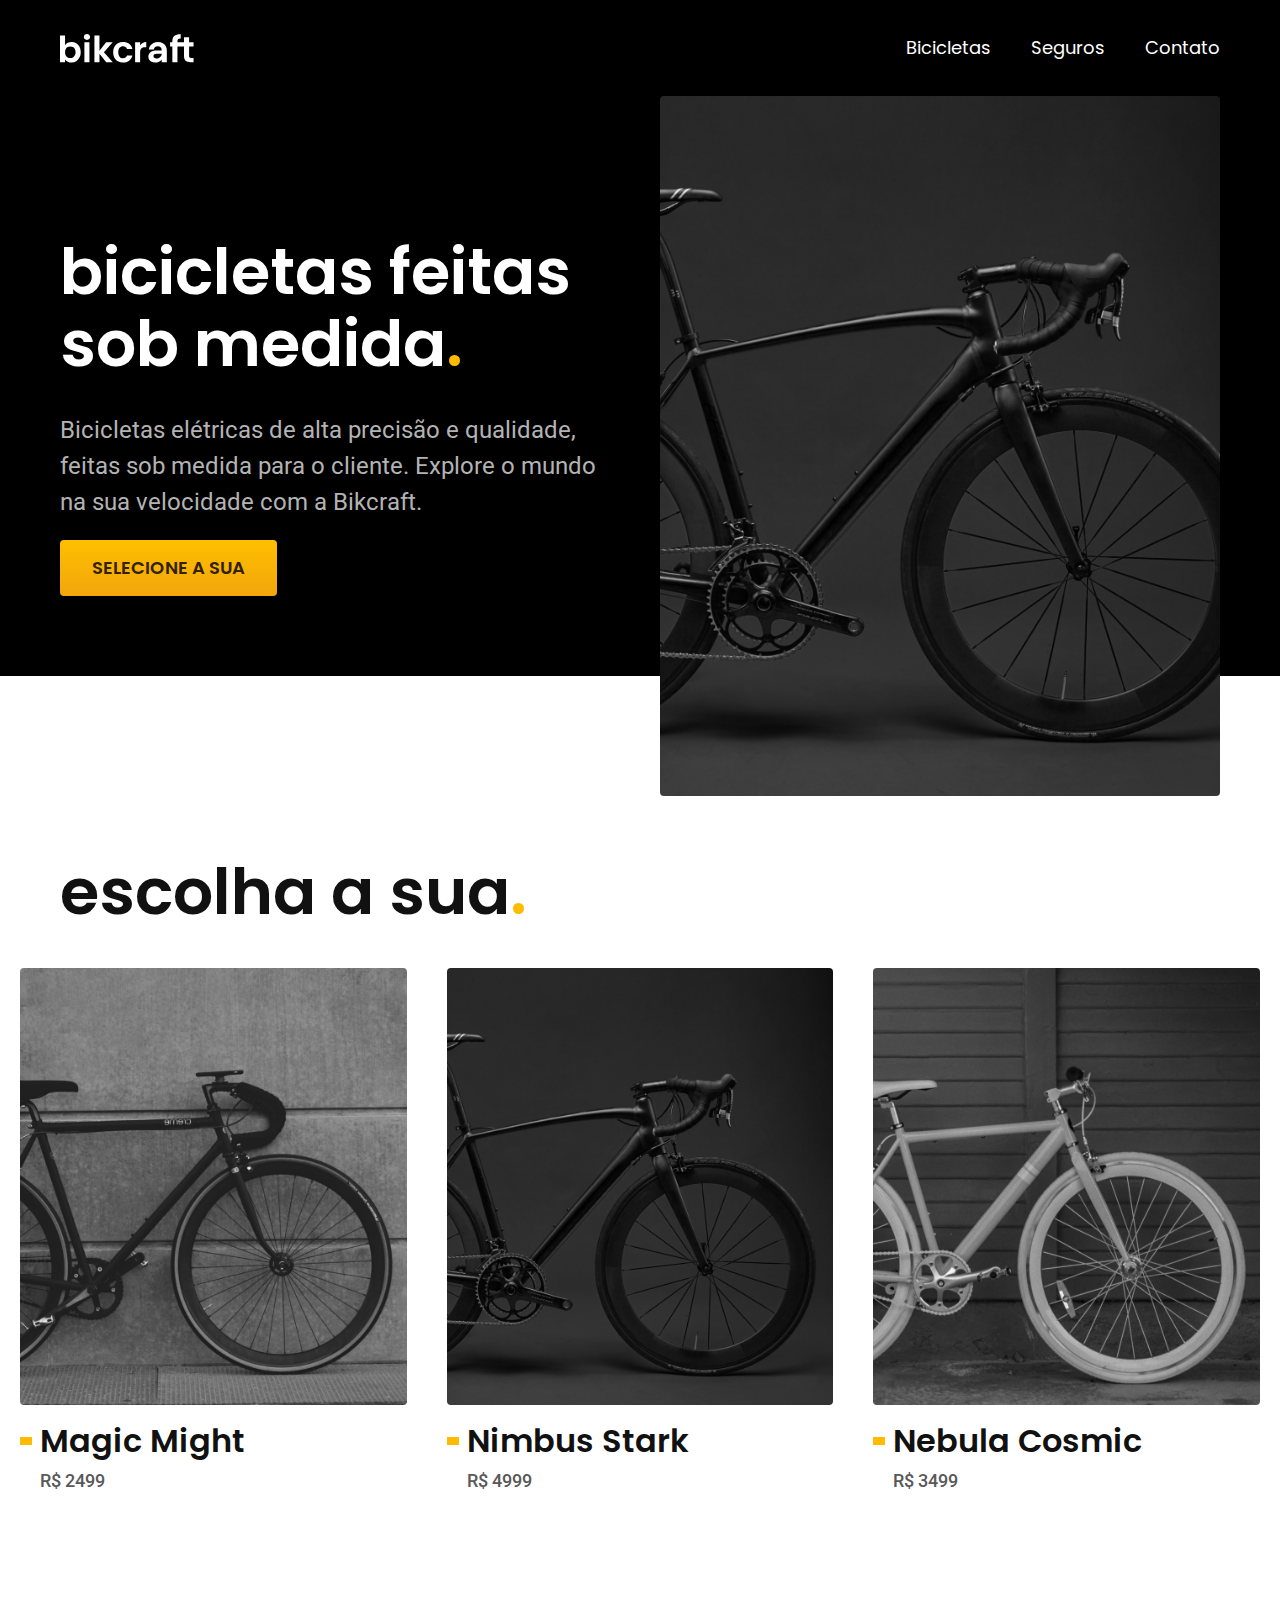
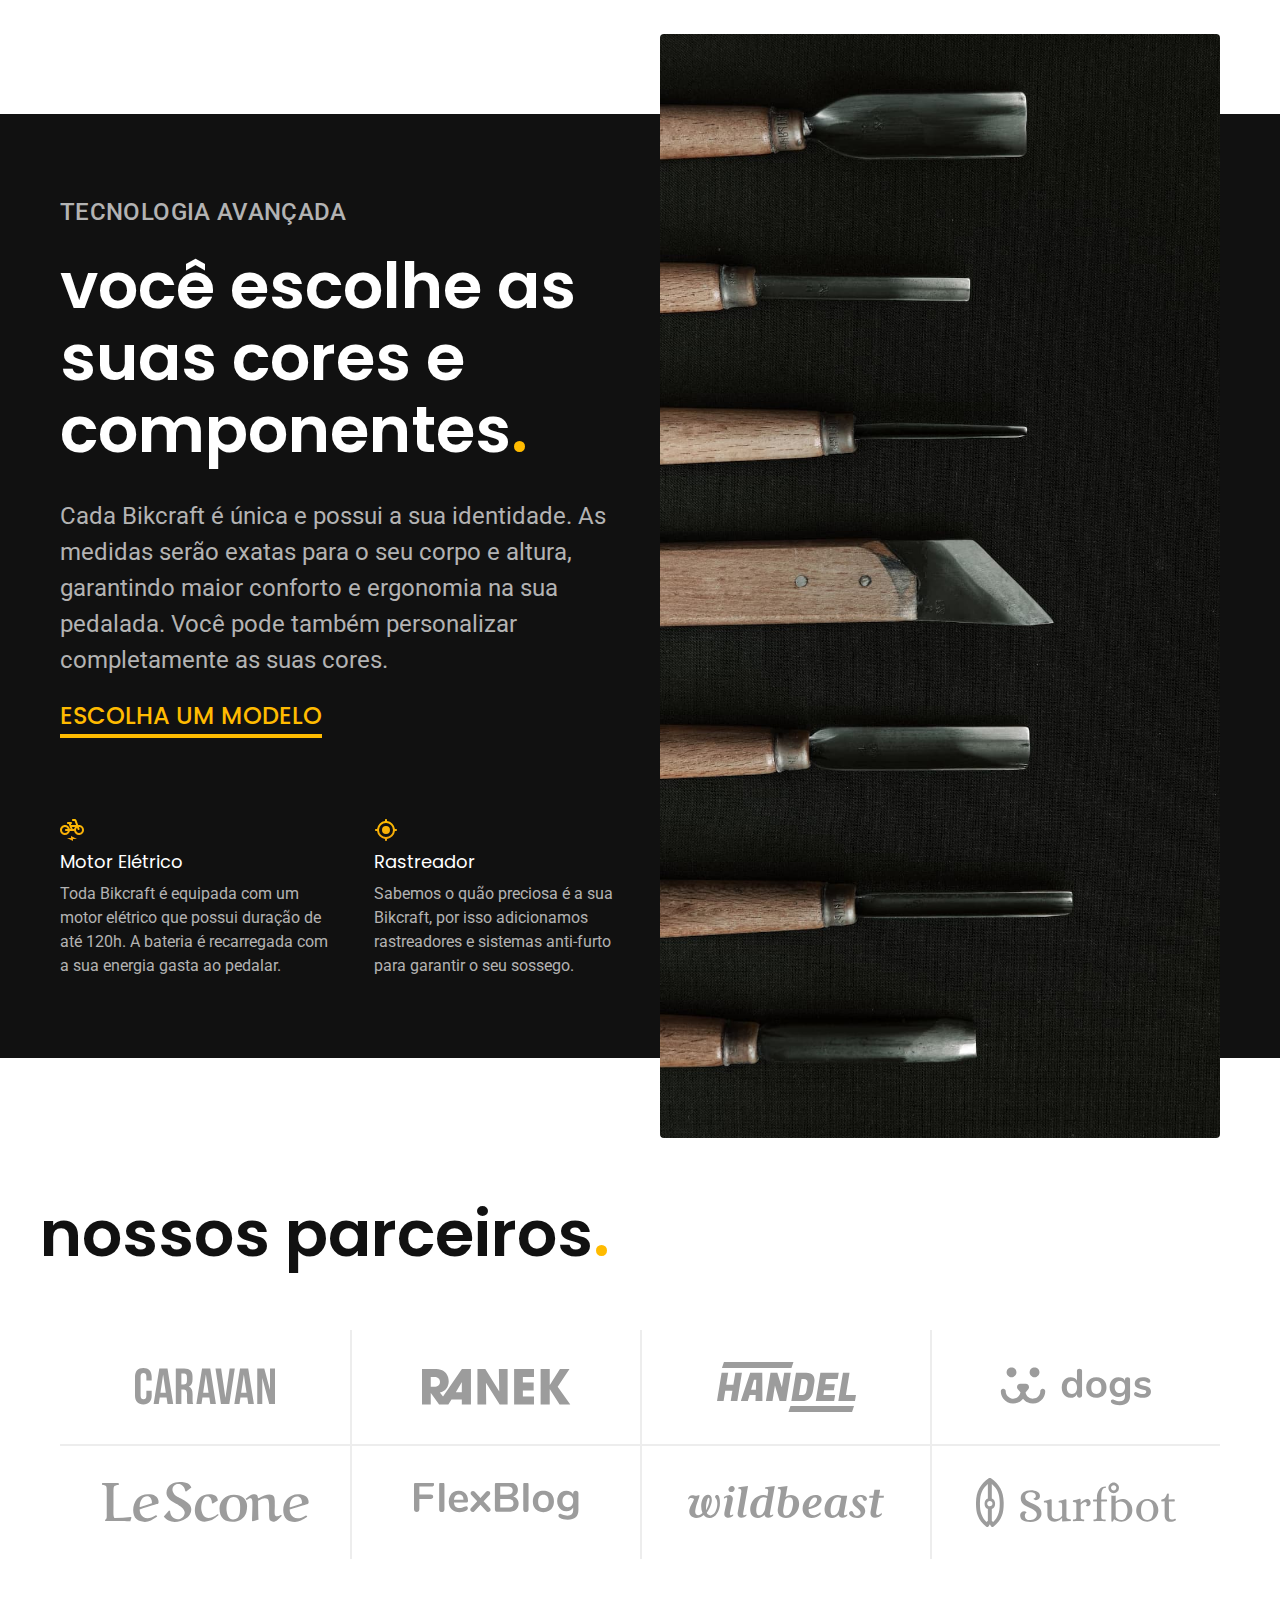
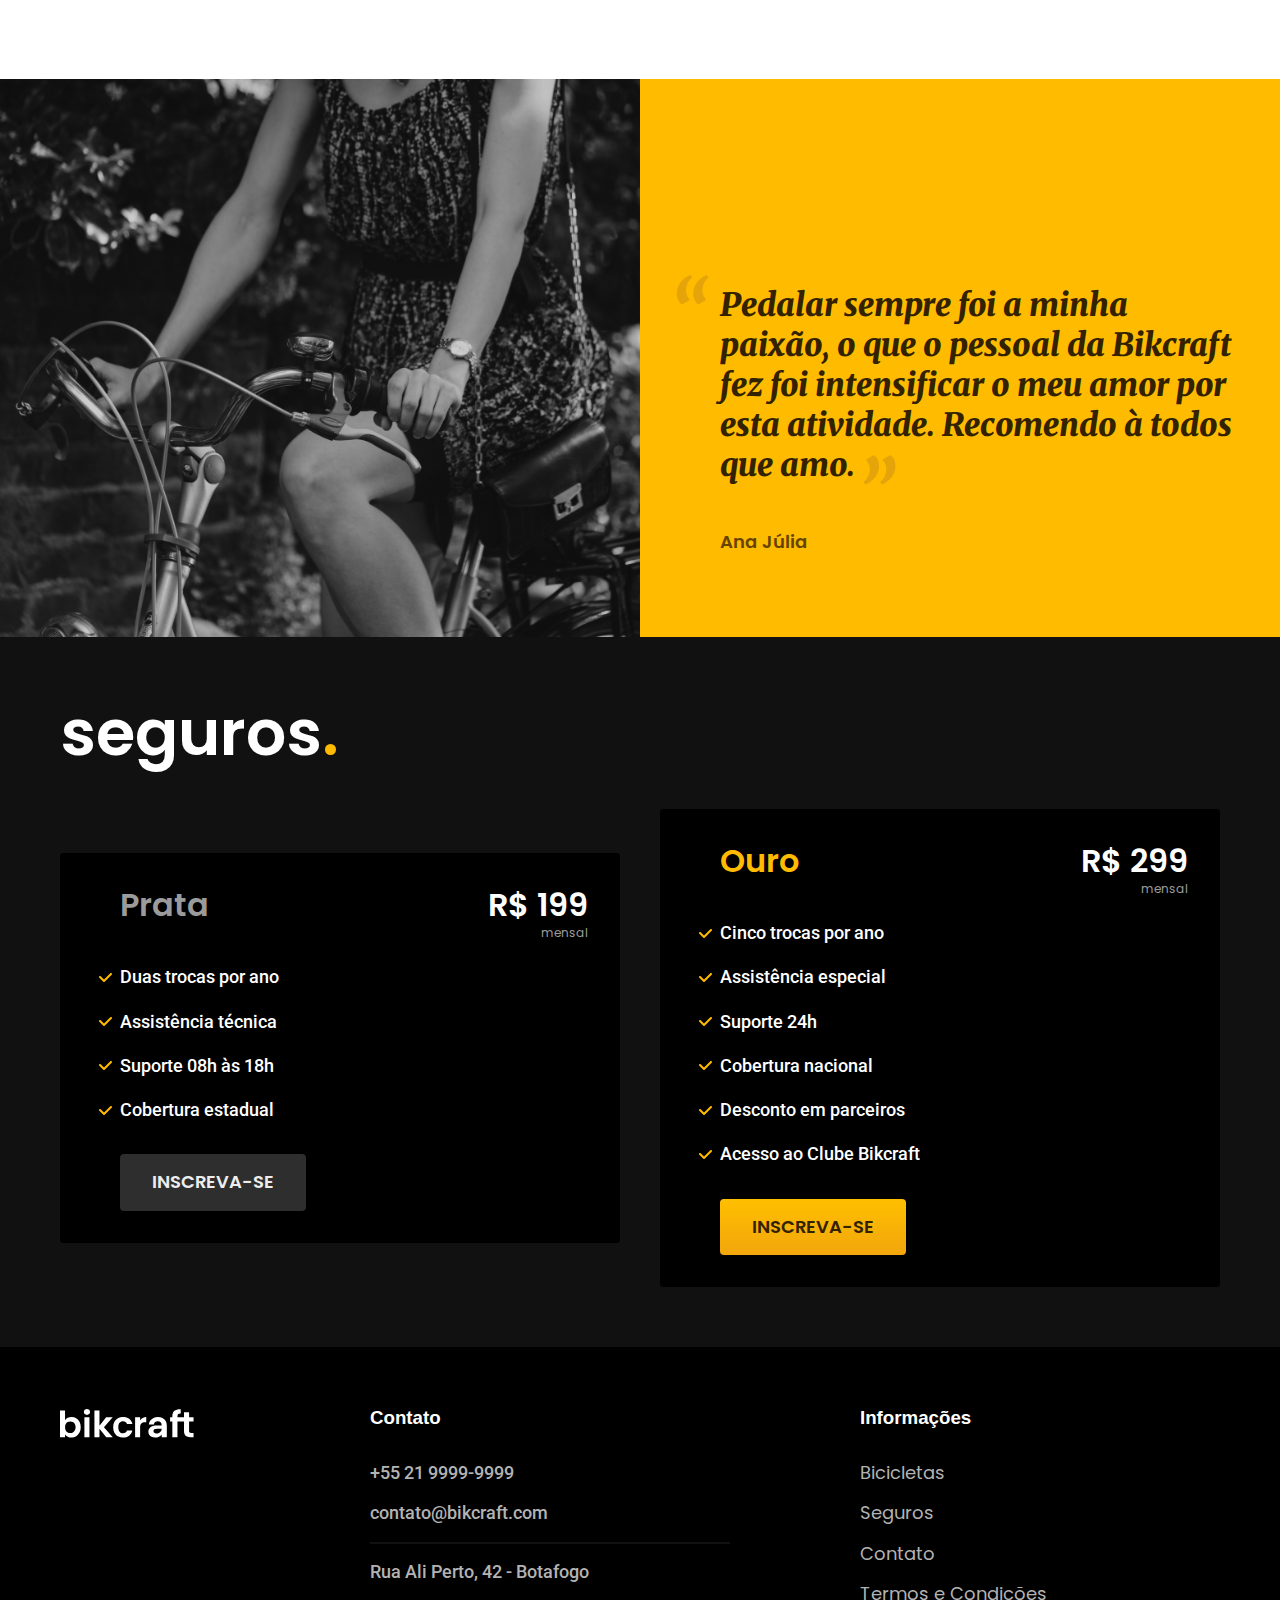
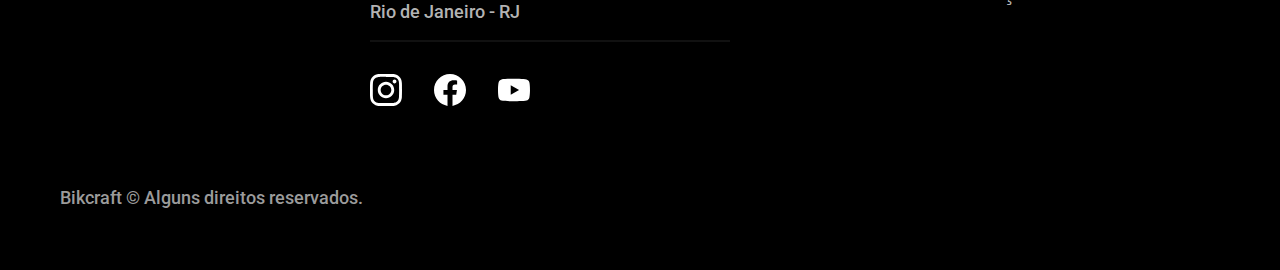
<file: index.html>
<!DOCTYPE html>
<html lang="pt-br">

<head>
    <meta charset="UTF-8">
    <meta http-equiv="X-UA-Compatible" content="IE=edge">
    <meta name="viewport" content="width=device-width, initial-scale=1.0">
    <title>Bikcraft - Bicicletas Elétricas</title>
    <meta name="description"
        content="Bicicletas elétricas de alta precisão e qualidade,  feitas sob medida para o cliente. Explore o mundo na sua velocidade com a Bikcraft.">

    <link rel="stylesheet" href="./css/style.css">

    <link rel="preconnect" href="https://fonts.googleapis.com">
    <link rel="preconnect" href="https://fonts.gstatic.com" crossorigin>
    <link
        href="https://fonts.googleapis.com/css2?family=Merriweather:ital,wght@1,900&family=Poppins:wght@400;600&family=Roboto:wght@400;500&display=swap"
        rel="stylesheet">
</head>

<body>
    <header class="header-bg">
        <div class="header container">
            <a href="./">
                <img src="./img/bikcraft.svg" alt="Bikcraft">
            </a>

            <nav aria-label="primaria">
                <ul class="header-menu font-1-m color-0">
                    <li><a href="./bicicletas.html">Bicicletas</a></li>
                    <li><a href="./seguros.html">Seguros</a></li>
                    <li><a href="./contato.html">Contato</a></li>
                </ul>
            </nav>
        </div>
    </header>

    <main class="intro-bg">
        <div class="intro container">
            <div class="intro-content">
                <h1 class="font-1-xxl color-0">bicicletas feitas
                    sob medida<span class="color-p1">.</span></h1>
                <p class="font-2-l color-5">Bicicletas elétricas de alta precisão e qualidade, feitas sob medida para o
                    cliente. Explore
                    o mundo na sua velocidade com a Bikcraft.</p>
                <a class="btn" href="./bicicletas">Selecione a sua</a>
            </div>
            <div class="intro-img">
                <img src="./img/fotos/introducao.jpg" alt="Bicicleta Elétrica Preta">
            </div>
        </div>
    </main>

    <article class="bikes-list">
        <h2 class="container font-1-xxl">escolha a sua<span class="color-p1">.</span></h2>

        <ul>
            <li>
                <a href="./bicicletas/magic.html">
                    <img src="./img/bicicletas/magic-home.jpg" alt="Bicicleta Magic Might Preta">
                    <h3 class="font-1-xl">Magic Might</h3>
                    <span class="font-2-m color-8">R$ 2499</span>
                </a>
            </li>
            <li>
                <a href="./bicicletas/nimbus.html">
                    <img src="./img/bicicletas/nimbus-home.jpg" alt="Bicicleta Nimbus Stark Preta">
                    <h3 class="font-1-xl">Nimbus Stark</h3>
                    <span class="font-2-m color-8">R$ 4999</span>
                </a>
            </li>
            <li>
                <a href="./bicicletas/nebula.html">
                    <img src="./img/bicicletas/nebula-home.jpg" alt="Bicicleta Nebula Cosmic Preta">
                    <h3 class="font-1-xl">Nebula Cosmic</h3>
                    <span class="font-2-m color-8">R$ 3499</span>
                </a>
            </li>
        </ul>
    </article>

    <article class="tech-bg">
        <div class="tech container">
            <div class="tech-content">
                <span class="font-2-l-b color-5">Tecnologia avançada</span>
                <h2 class="font-1-xxl color-0">
                    você escolhe as suas cores e componentes<span class="color-p1">.</span>
                </h2>
                <p class="font-2-l color-5">Cada Bikcraft é única e possui a sua identidade. As medidas serão exatas
                    para o seu corpo e altura,
                    garantindo maior conforto e ergonomia na sua pedalada. Você pode também personalizar completamente
                    as suas cores.</p>
                <a class="link" href="./bicicletas.html">Escolha um modelo</a>

                <div class="tech-benefits">
                    <div>
                        <img src="./img/icones/eletrica.svg" alt="">
                        <h3 class="font-1-m color-0">Motor Elétrico</h3>
                        <p class="font-2-s color-5">Toda Bikcraft é equipada com um motor elétrico que possui duração de
                            até 120h. A bateria é
                            recarregada com a sua energia gasta ao pedalar.</p>
                    </div>
                    <div>
                        <img src="./img/icones/rastreador.svg" alt="">
                        <h3 class="font-1-m color-0">Rastreador</h3>
                        <p class="font-2-s color-5">Sabemos o quão preciosa é a sua Bikcraft, por isso adicionamos
                            rastreadores e sistemas anti-furto
                            para garantir o seu sossego.</p>
                    </div>
                </div>
            </div>
            <div class="tech-img">
                <img src="./img/fotos/tecnologia.jpg" alt="">
            </div>
        </div>
    </article>

    <section class="partners container" aria-label="Nossos parceiros">
        <h2 class="font-1-xxl">
            nossos parceiros<span class="color-p1">.</span>
        </h2>

        <ul>
            <li><img src="./img/parceiros/caravan.svg" alt="Caravan"></li>
            <li><img src="./img/parceiros/ranek.svg" alt="Ranek"></li>
            <li><img src="./img/parceiros/handel.svg" alt="Handel"></li>
            <li><img src="./img/parceiros/dogs.svg" alt="Dogs"></li>
            <li><img src="./img/parceiros/lescone.svg" alt="Lescone"></li>
            <li><img src="./img/parceiros/flexblog.svg" alt="Flexblog"></li>
            <li><img src="./img/parceiros/wildbeast.svg" alt="Wildbeast"></li>
            <li><img src="./img/parceiros/surfbot.svg" alt="Surfbot"></li>
        </ul>
    </section>

    <section class="testimonials" aria-label="Depoimentos">
        <div>
            <img src="./img/fotos/depoimento.jpg" alt="Pessoa pedalando uma bicicleta Bikcraft">
        </div>
        <div class="testimonials-content">
            <blockquote class="font-1-xl color-p5">
                <p>Pedalar sempre foi a minha paixão, o que o pessoal da Bikcraft fez foi intensificar o meu amor por
                    esta atividade. Recomendo à todos que amo.</p>
                <span class="font-1-m-b color-p4">Ana Júlia</span>
            </blockquote>
        </div>
    </section>

    <article class="insurances-bg">
        <div class="insurances container">
            <h2 class="font-1-xxl color-0">
                seguros<span class="color-p1">.</span>
            </h2>

            <div class="insurances-item">
                <h3 class="font-1-xl color-6">Prata</h3>
                <span class="font-1-xl color-0">R$ 199 <span class="font-1-xs color-6">mensal</span></span>


                <ul class="font-2-m color-0">
                    <li>Duas trocas por ano</li>
                    <li>Assistência técnica</li>
                    <li>Suporte 08h às 18h</li>
                    <li>Cobertura estadual</li>
                </ul>
                <a class="btn secondary" href="./orcamento.html">Inscreva-se</a>
            </div>

            <div class="insurances-item">
                <h3 class="font-1-xl color-p1">Ouro</h3>
                <span class="font-1-xl color-0">R$ 299 <span class="font-1-xs color-6">mensal</span></span>


                <ul class="font-2-m color-0">
                    <li>Cinco trocas por ano</li>
                    <li>Assistência especial</li>
                    <li>Suporte 24h</li>
                    <li>Cobertura nacional</li>
                    <li>Desconto em parceiros</li>
                    <li>Acesso ao Clube Bikcraft</li>
                </ul>
                <a class="btn" href="./orcamento.html">Inscreva-se</a>
            </div>
        </div>
    </article>

    <footer class="footer-bg">
        <div class="footer container">
            <img src="./img/bikcraft.svg" alt="Bikcraft">
            <div class="footer-contact">
                <h3 class="font-2-lb color-0">Contato</h3>
                <ul class="font-2-m color-5">
                    <li><a href="tel:+5521999999999">+55 21 9999-9999</a></li>
                    <li><a href="mailto:contato@bikcraft.com">contato@bikcraft.com</a></li>
                    <li>Rua Ali Perto, 42 - Botafogo</li>
                    <li>Rio de Janeiro - RJ</li>
                </ul>

                <div class="footer-social">
                    <a href="./">
                        <img src="./img/redes/instagram.svg" alt="Instagram">
                    </a>
                    <a href="./">
                        <img src="./img/redes/facebook.svg" alt="Facebook">
                    </a>
                    <a href="./">
                        <img src="./img/redes/youtube.svg" alt="YouTube">
                    </a>
                </div>
            </div>
            <div class="footer-info">
                <h3 class="font-2-lb color-0">Informações</h3>
                <nav>
                    <ul class="font-1-m color-5">
                        <li><a href="./bicicletas.html">Bicicletas</a></li>
                        <li><a href="./seguros.html">Seguros</a></li>
                        <li><a href="./contato.html">Contato</a></li>
                        <li><a href="./termos.html">Termos e Condições</a></li>
                    </ul>
                </nav>
            </div>
            <p class="copy font-2-m color-6">Bikcraft © Alguns direitos reservados.</p>
        </div>
    </footer>
</body>

</html>
</file>
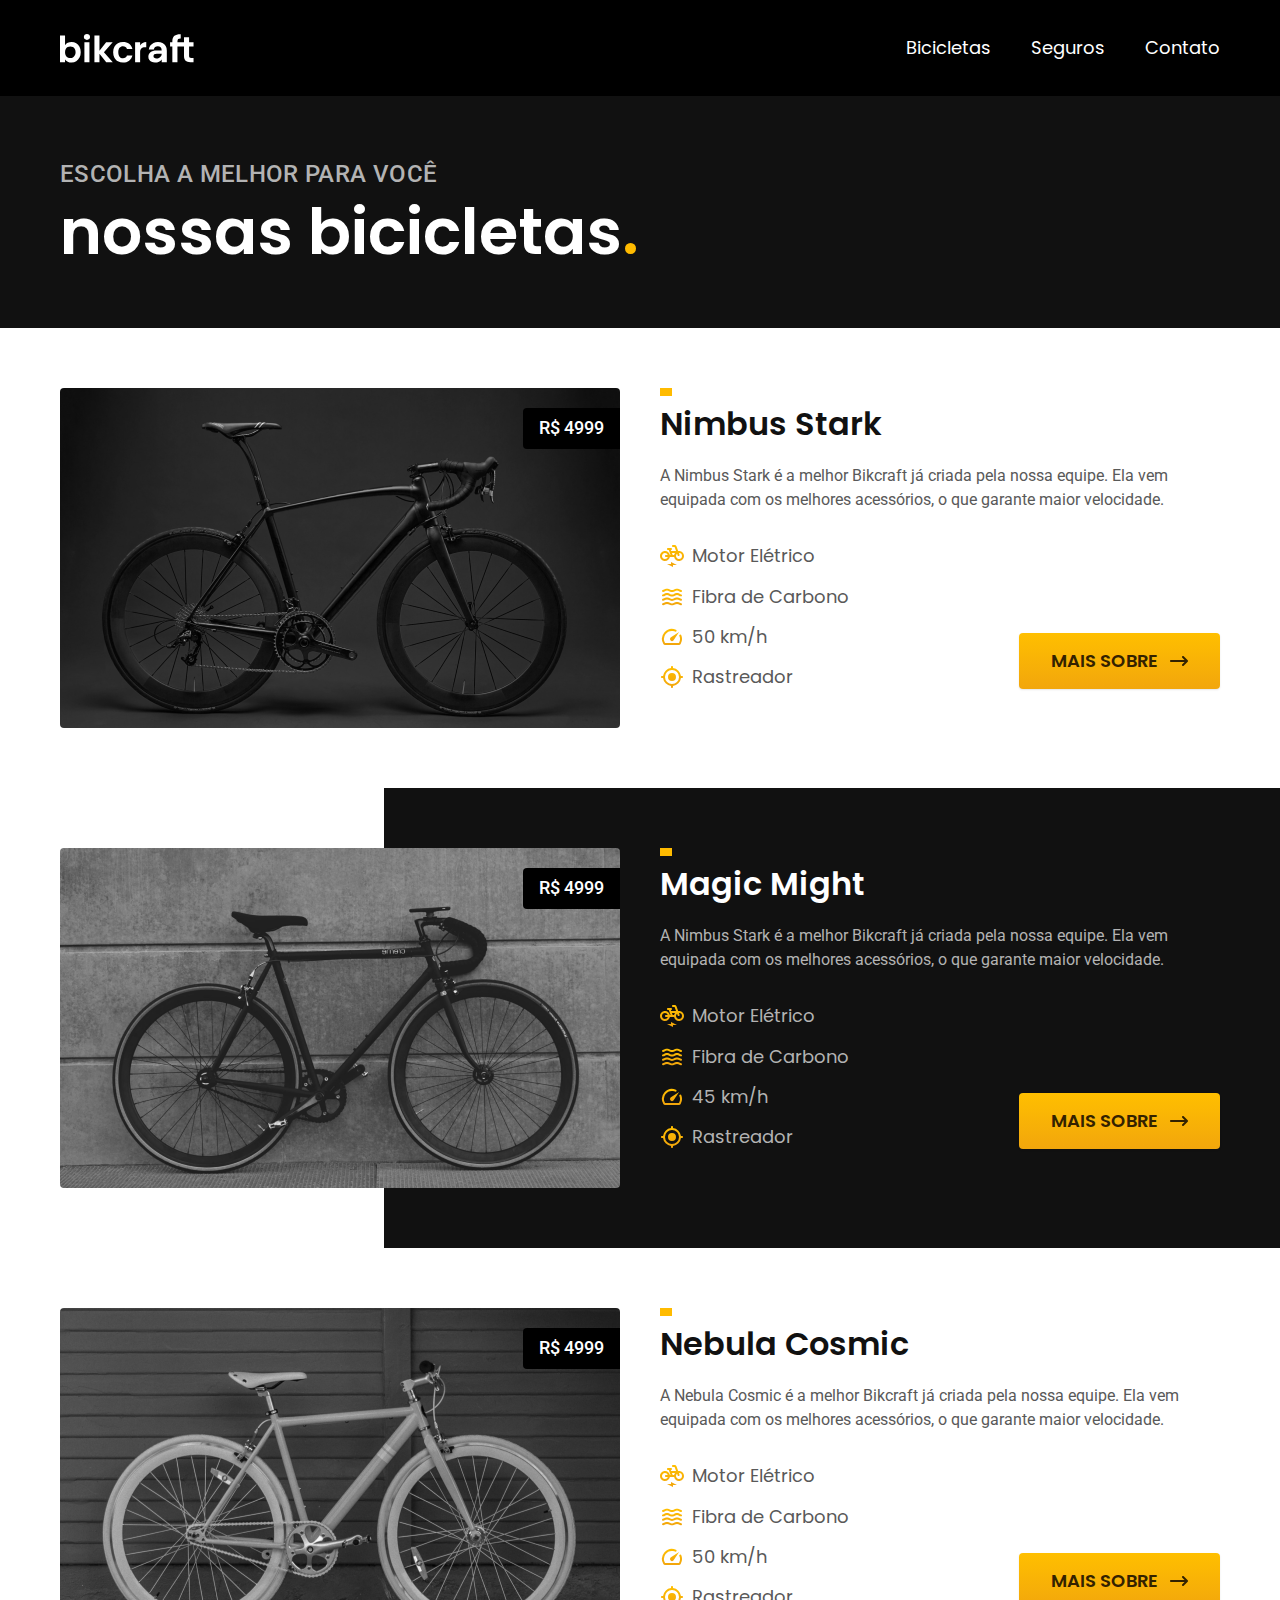
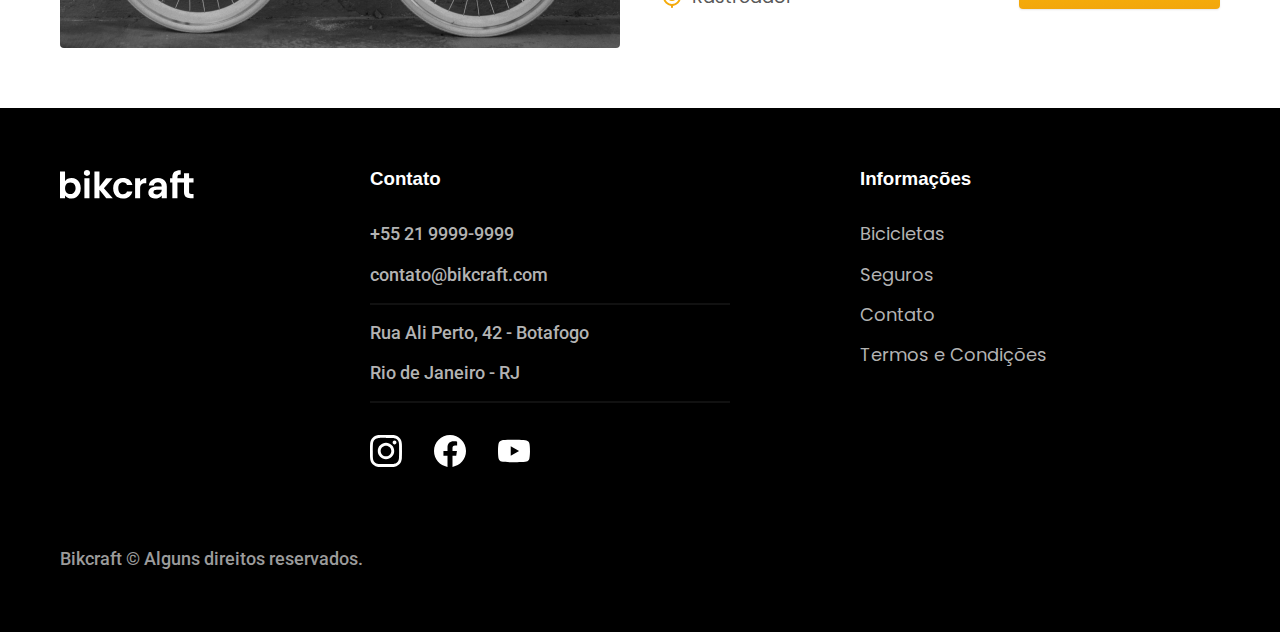
<file: bicicletas.html>
<!DOCTYPE html>
<html lang="pt-br">

<head>
    <meta charset="UTF-8">
    <meta http-equiv="X-UA-Compatible" content="IE=edge">
    <meta name="viewport" content="width=device-width, initial-scale=1.0">
    <title>Bicicletas | Bikcraft</title>
    <meta name="description" content="Bicicletas.">

    <link rel="stylesheet" href="./css/style.css">

    <link rel="preconnect" href="https://fonts.googleapis.com">
    <link rel="preconnect" href="https://fonts.gstatic.com" crossorigin>
    <link
        href="https://fonts.googleapis.com/css2?family=Merriweather:ital,wght@1,900&family=Poppins:wght@400;600&family=Roboto:wght@400;500&display=swap"
        rel="stylesheet">
</head>

<body id="bikes">
    <header class="header-bg">
        <div class="header container">
            <a href="./">
                <img src="./img/bikcraft.svg" alt="Bikcraft">
            </a>

            <nav aria-label="primaria">
                <ul class="header-menu font-1-m color-0">
                    <li><a href="./bicicletas.html">Bicicletas</a></li>
                    <li><a href="./seguros.html">Seguros</a></li>
                    <li><a href="./contato.html">Contato</a></li>
                </ul>
            </nav>
        </div>
    </header>

    <main>
        <div class="title-bg">
            <div class="title container">
                <p class="font-2-l-b color-5">Escolha a melhor para você</p>
                <h1 class="font-1-xxl color-0">nossas bicicletas<span class="color-p1">.</span></h1>
            </div>
        </div>

        <div class="bikes container">
            <div class="bikes-img">
                <img src="./img/bicicletas/nimbus.jpg" alt="Bicileta preta">
                <span class="font-2-m color-0">R$ 4999</span>
            </div>
            <div class="bikes-content">
                <h2 class="font-1-xl">Nimbus Stark</h2>
                <p class="font-2-s color-8">A Nimbus Stark é a melhor Bikcraft já criada pela nossa equipe. Ela vem
                    equipada com os melhores acessórios, o que garante maior velocidade.</p>
                <ul class="font-1-m color-8">
                    <li><img src="./img/icones/eletrica.svg" alt="">
                        Motor Elétrico
                    </li>
                    <li><img src="./img/icones/carbono.svg" alt="">
                        Fibra de Carbono
                    </li>
                    <li><img src="./img/icones/velocidade.svg" alt="">
                        50 km/h
                    </li>
                    <li><img src="./img/icones/rastreador.svg" alt="">
                        Rastreador
                    </li>
                </ul>
                <a class="btn arrow" href="./bicicletas/nimbus.html">Mais Sobre</a>
            </div>
        </div>

        <div class="bikes-bg">
            <div class="bikes container">
                <div class="bikes-img">
                    <img src="./img/bicicletas/magic.jpg" alt="Bicileta preta">
                    <span class="font-2-m color-0">R$ 4999</span>
                </div>
                <div class="bikes-content">
                    <h2 class="font-1-xl color-0">Magic Might</h2>
                    <p class="font-2-s color-5">A Nimbus Stark é a melhor Bikcraft já criada pela nossa equipe. Ela vem
                        equipada com os melhores acessórios, o que garante maior velocidade.</p>
                    <ul class="font-1-m color-5">
                        <li><img src="./img/icones/eletrica.svg" alt="">
                            Motor Elétrico
                        </li>
                        <li><img src="./img/icones/carbono.svg" alt="">
                            Fibra de Carbono
                        </li>
                        <li><img src="./img/icones/velocidade.svg" alt="">
                            45 km/h
                        </li>
                        <li><img src="./img/icones/rastreador.svg" alt="">
                            Rastreador
                        </li>
                    </ul>
                    <a class="btn arrow" href="./bicicletas/magic.html">Mais Sobre</a>
                </div>
            </div>
        </div>

        <div class="bikes container">
            <div class="bikes-img">
                <img src="./img/bicicletas/nebula.jpg" alt="Bicileta preta">
                <span class="font-2-m color-0">R$ 4999</span>
            </div>
            <div class="bikes-content">
                <h2 class="font-1-xl">Nebula Cosmic</h2>
                <p class="font-2-s color-8">A Nebula Cosmic é a melhor Bikcraft já criada pela nossa equipe. Ela vem
                    equipada com os melhores acessórios, o que garante maior velocidade.</p>
                <ul class="font-1-m color-8">
                    <li><img src="./img/icones/eletrica.svg" alt="">
                        Motor Elétrico
                    </li>
                    <li><img src="./img/icones/carbono.svg" alt="">
                        Fibra de Carbono
                    </li>
                    <li><img src="./img/icones/velocidade.svg" alt="">
                        50 km/h
                    </li>
                    <li><img src="./img/icones/rastreador.svg" alt="">
                        Rastreador
                    </li>
                </ul>
                <a class="btn arrow" href="./bicicletas/nebula.html">Mais Sobre</a>
            </div>
        </div>
    </main>

    <footer class="footer-bg">
        <div class="footer container">
            <img src="./img/bikcraft.svg" alt="Bikcraft">
            <div class="footer-contact">
                <h3 class="font-2-lb color-0">Contato</h3>
                <ul class="font-2-m color-5">
                    <li><a href="tel:+5521999999999">+55 21 9999-9999</a></li>
                    <li><a href="mailto:contato@bikcraft.com">contato@bikcraft.com</a></li>
                    <li>Rua Ali Perto, 42 - Botafogo</li>
                    <li>Rio de Janeiro - RJ</li>
                </ul>

                <div class="footer-social">
                    <a href="./">
                        <img src="./img/redes/instagram.svg" alt="Instagram">
                    </a>
                    <a href="./">
                        <img src="./img/redes/facebook.svg" alt="Facebook">
                    </a>
                    <a href="./">
                        <img src="./img/redes/youtube.svg" alt="YouTube">
                    </a>
                </div>
            </div>
            <div class="footer-info">
                <h3 class="font-2-lb color-0">Informações</h3>
                <nav>
                    <ul class="font-1-m color-5">
                        <li><a href="./bicicletas.html">Bicicletas</a></li>
                        <li><a href="./seguros.html">Seguros</a></li>
                        <li><a href="./contato">Contato</a></li>
                        <li><a href="./termos">Termos e Condições</a></li>
                    </ul>
                </nav>
            </div>
            <p class="copy font-2-m color-6">Bikcraft © Alguns direitos reservados.</p>
        </div>
    </footer>
</body>

</html>
</file>
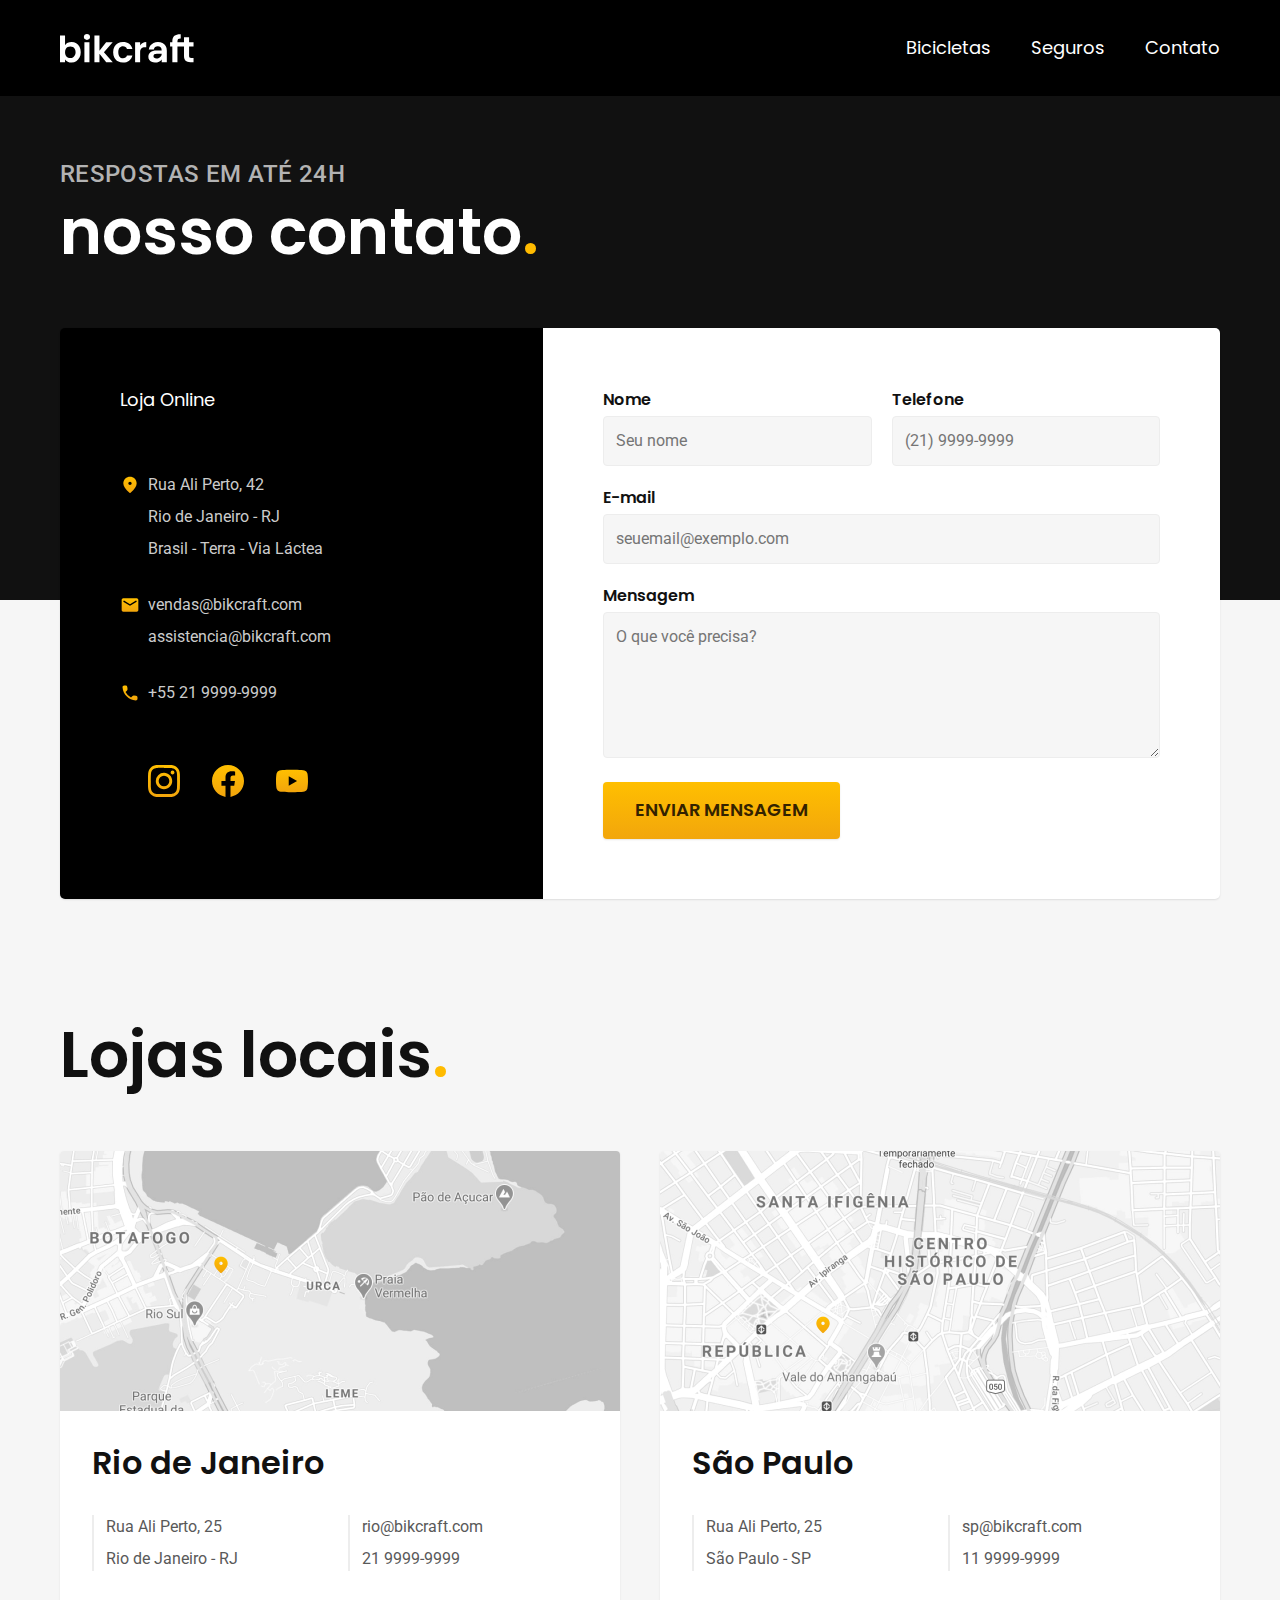
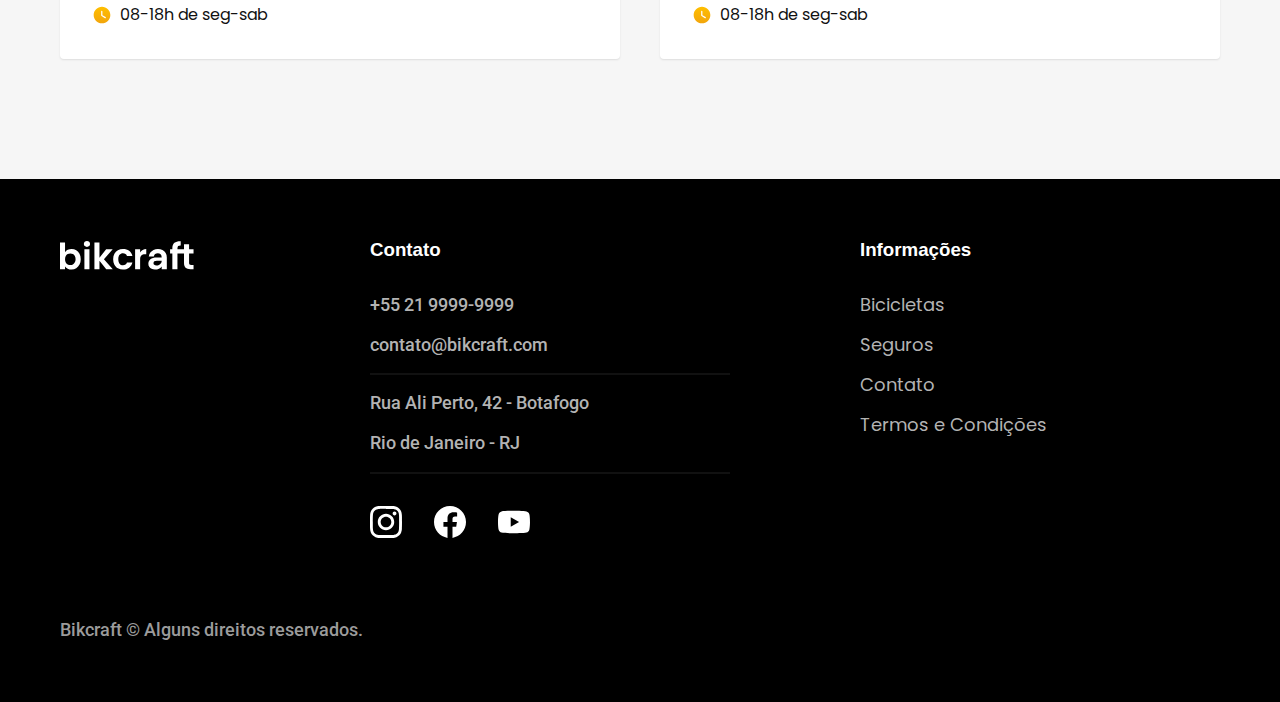
<file: contato.html>
<!DOCTYPE html>
<html lang="pt-br">

<head>
    <meta charset="UTF-8">
    <meta http-equiv="X-UA-Compatible" content="IE=edge">
    <meta name="viewport" content="width=device-width, initial-scale=1.0">
    <title>Contato | Bikcraft</title>
    <meta name="description" content="Contato">

    <link rel="stylesheet" href="./css/style.css">

    <link rel="preconnect" href="https://fonts.googleapis.com">
    <link rel="preconnect" href="https://fonts.gstatic.com" crossorigin>
    <link
        href="https://fonts.googleapis.com/css2?family=Merriweather:ital,wght@1,900&family=Poppins:wght@400;600&family=Roboto:wght@400;500&display=swap"
        rel="stylesheet">
</head>

<body id="contact">
    <header class="header-bg">
        <div class="header container">
            <a href="./">
                <img src="./img/bikcraft.svg" alt="Bikcraft">
            </a>

            <nav aria-label="primaria">
                <ul class="header-menu font-1-m color-0">
                    <li><a href="./bicicletas.html">Bicicletas</a></li>
                    <li><a href="./seguros.html">Seguros</a></li>
                    <li><a href="./contato.html">Contato</a></li>
                </ul>
            </nav>
        </div>
    </header>

    <main>
        <div class="title-bg">
            <div class="title container">
                <p class="font-2-l-b color-5">Respostas em até 24h</p>
                <h1 class="font-1-xxl color-0">nosso contato<span class="color-p1">.</span></h1>
            </div>
        </div>

        <div class="contact container">
            <section class="contact-data" aria-label="Endereço">
                <h2 class="font-1-m color-0">Loja Online</h2>
                <div class="contact-adress font-2-s color-4">
                    <p>Rua Ali Perto, 42</p>
                    <p>Rio de Janeiro - RJ</p>
                    <p>Brasil - Terra - Via Láctea</p>
                </div>
                <address class="contact-links font-2-s color-4">
                    <a href="mailto:vendas@bikcraft.com">vendas@bikcraft.com</a>
                    <a href="mailto:assistencia@bikcraft.com">assistencia@bikcraft.com</a>
                    <a href="tel:+552199999999">+55 21 9999-9999</a>
                </address>
                <div class="contact-social">
                    <a href="./">
                        <img src="./img/redes/instagram-p.svg" alt="Instagram">
                    </a>
                    <a href="./">
                        <img src="./img/redes/facebook-p.svg" alt="Facebook">
                    </a>
                    <a href="./">
                        <img src="./img/redes/youtube-p.svg" alt="YouTube">
                    </a>
                </div>
            </section>
            <section class="contact-form" aria-label="Formulário">
                <form class="form" action="./con
                ">
                    <div>
                        <label for="nome">Nome</label>
                        <input type="text" id="nome" name="nome" placeholder="Seu nome">
                    </div>
                    <div>
                        <label for="telefone">Telefone</label>
                        <input type="text" id="telefone" name="telefone" placeholder="(21) 9999-9999">
                    </div>
                    <div class="col-2">
                        <label for="email">E-mail</label>
                        <input type="email" id="email" name="email" placeholder="seuemail@exemplo.com">
                    </div>
                    <div class="col-2">
                        <label for="mensagem">Mensagem</label>
                        <textarea rows="5" id="mensagem" name="mensagem" placeholder="O que você precisa?"></textarea>
                    </div>
                    <button class="btn col-2">Enviar mensagem</button>
                </form>
            </section>
        </div>
    </main>

    <article class="stores container">
        <h2 class="font-1-xxl">Lojas locais<span class="color-p1">.</span></h2>
        <div class="stores-item">
            <img src="./img/lojas/rj.jpg" alt="Mapa marcando o endereço em Rua Ali Perto, 42 - Rio de Janeiro - RJ">
            <div class="stores-content">
                <h3 class="font-1-xl">Rio de Janeiro</h3>
                <div class="stores-data font-2-s color-8">
                    <p>Rua Ali Perto, 25</p>
                    <p>Rio de Janeiro - RJ</p>
                </div>
                <div class="stores-data font-2-s color-8">
                    <a href="mailto:rio@bikcraft.com">rio@bikcraft.com</a>
                    <a href="tel:+552199999999">21 9999-9999</a>
                </div>
                <p class="stores-schedule font-1-s"><img src="./img/icones/horario.svg" alt="">08-18h de seg-sab</p>
            </div>
        </div>
        <div class="stores-item">
            <img src="./img/lojas/sp.jpg" alt="Mapa marcando o endereço em Rua Ali Perto, 42 - São Paulo - SP">
            <div class="stores-content">
                <h3 class="font-1-xl">São Paulo</h3>
                <div class="stores-data font-2-s color-8">
                    <p>Rua Ali Perto, 25</p>
                    <p>São Paulo - SP</p>
                </div>
                <div class="stores-data font-2-s color-8">
                    <a href="mailto:sp@bikcraft.com">sp@bikcraft.com</a>
                    <a href="tel:+551199999999">11 9999-9999</a>
                </div>
                <p class="stores-schedule font-1-s"><img src="./img/icones/horario.svg" alt="">08-18h de seg-sab</p>
            </div>
        </div>
    </article>

    <footer class="footer-bg">
        <div class="footer container">
            <img src="./img/bikcraft.svg" alt="Bikcraft">
            <div class="footer-contact">
                <h3 class="font-2-lb color-0">Contato</h3>
                <ul class="font-2-m color-5">
                    <li><a href="tel:+5521999999999">+55 21 9999-9999</a></li>
                    <li><a href="mailto:contato@bikcraft.com">contato@bikcraft.com</a></li>
                    <li>Rua Ali Perto, 42 - Botafogo</li>
                    <li>Rio de Janeiro - RJ</li>
                </ul>

                <div class="footer-social">
                    <a href="./">
                        <img src="./img/redes/instagram.svg" alt="Instagram">
                    </a>
                    <a href="./">
                        <img src="./img/redes/facebook.svg" alt="Facebook">
                    </a>
                    <a href="./">
                        <img src="./img/redes/youtube.svg" alt="YouTube">
                    </a>
                </div>
            </div>
            <div class="footer-info">
                <h3 class="font-2-lb color-0">Informações</h3>
                <nav>
                    <ul class="font-1-m color-5">
                        <li><a href="./bicicletas. html">Bicicletas</a></li>
                        <li><a href="./seguros.html">Seguros</a></li>
                        <li><a href="./contato">Contato</a></li>
                        <li><a href="./termos">Termos e Condições</a></li>
                    </ul>
                </nav>
            </div>
            <p class="copy font-2-m color-6">Bikcraft © Alguns direitos reservados.</p>
        </div>
    </footer>
</body>

</html>
</file>
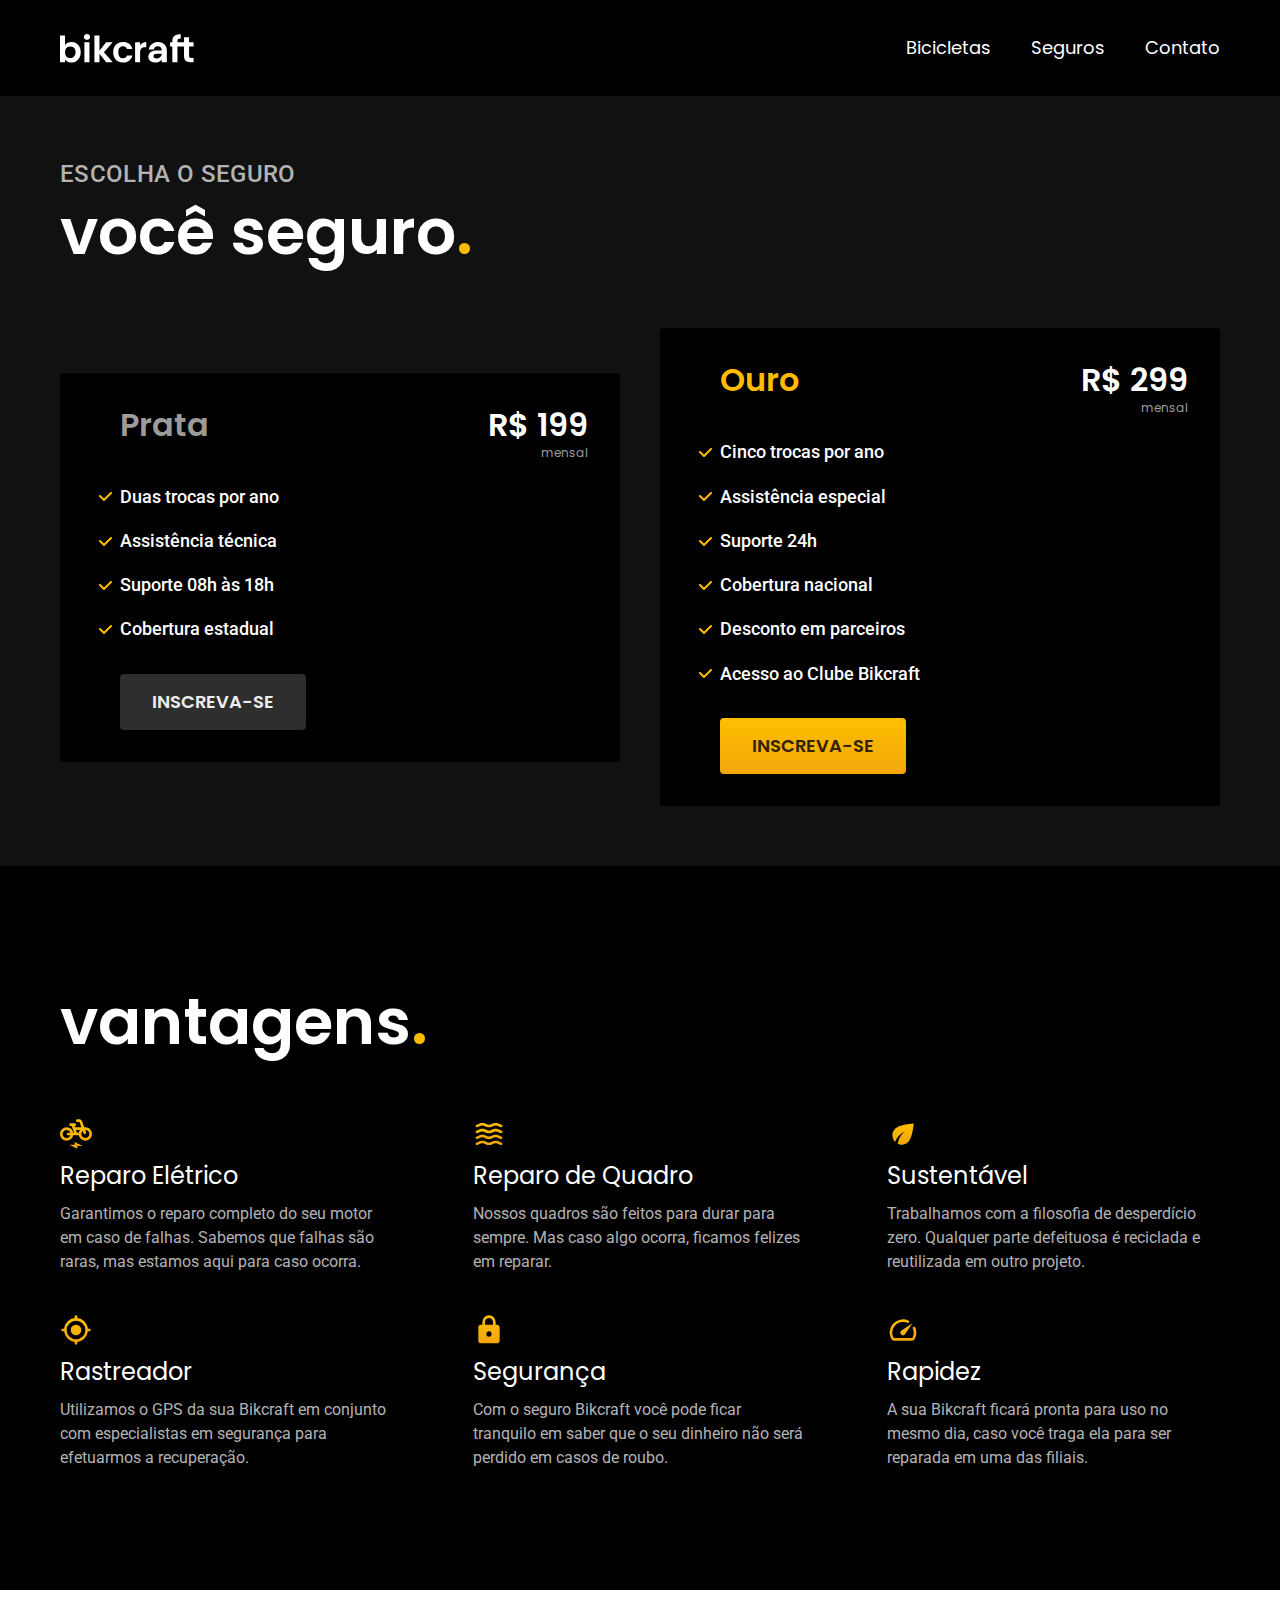
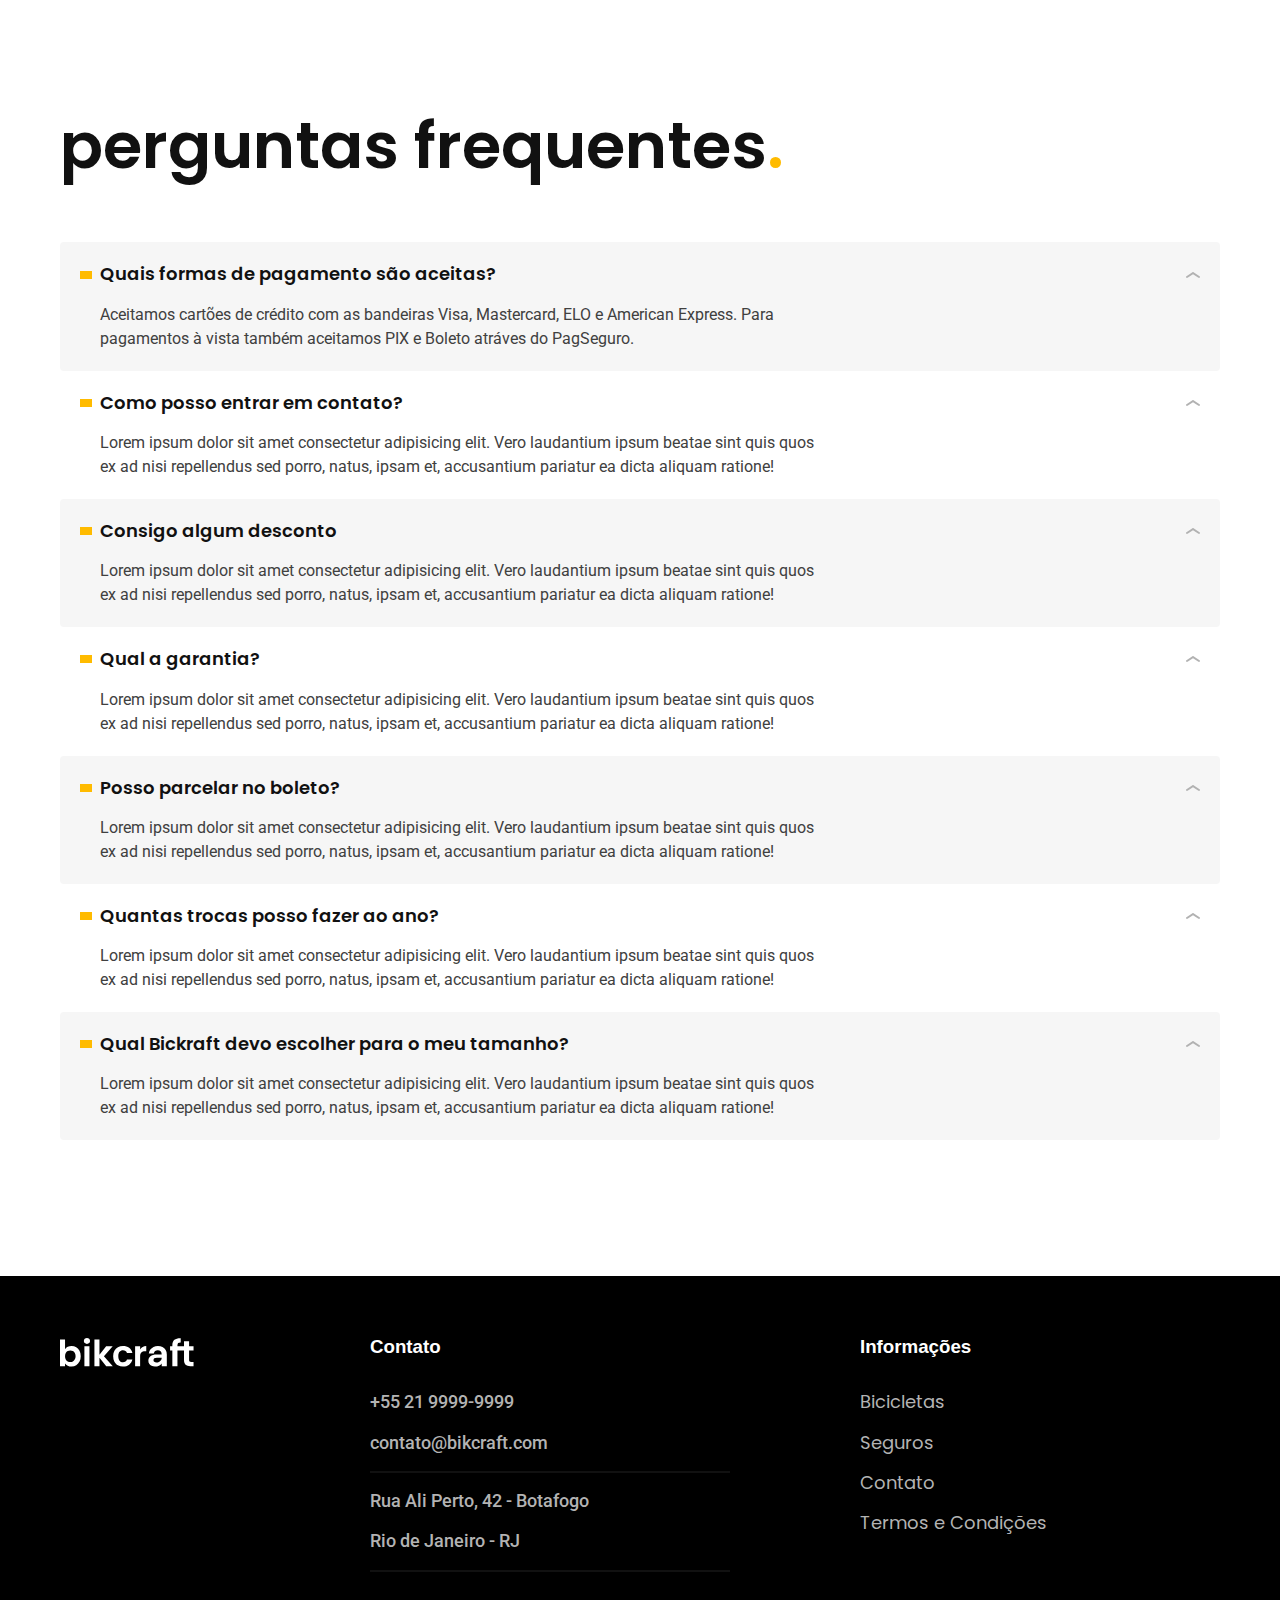
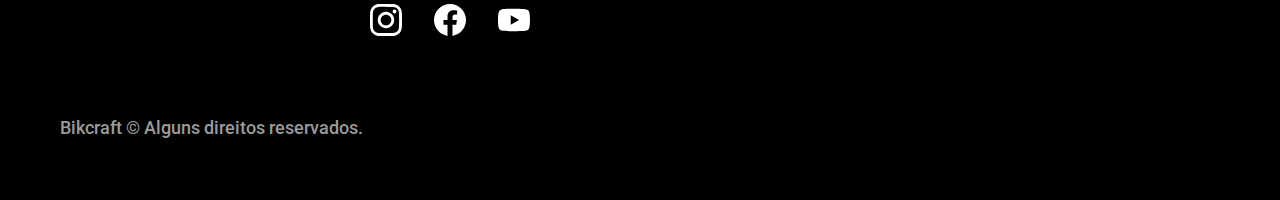
<file: seguros.html>
<!DOCTYPE html>
<html lang="pt-br">

<head>
    <meta charset="UTF-8">
    <meta http-equiv="X-UA-Compatible" content="IE=edge">
    <meta name="viewport" content="width=device-width, initial-scale=1.0">
    <title>Seguros | Bikcraft</title>
    <meta name="description" content="Seguros">

    <link rel="stylesheet" href="./css/style.css">

    <link rel="preconnect" href="https://fonts.googleapis.com">
    <link rel="preconnect" href="https://fonts.gstatic.com" crossorigin>
    <link
        href="https://fonts.googleapis.com/css2?family=Merriweather:ital,wght@1,900&family=Poppins:wght@400;600&family=Roboto:wght@400;500&display=swap"
        rel="stylesheet">
</head>

<body id="insurances">
    <header class="header-bg">
        <div class="header container">
            <a href="./">
                <img src="./img/bikcraft.svg" alt="Bikcraft">
            </a>

            <nav aria-label="primaria">
                <ul class="header-menu font-1-m color-0">
                    <li><a href="./bicicletas.html">Bicicletas</a></li>
                    <li><a href="./seguros.html">Seguros</a></li>
                    <li><a href="./contato.html">Contato</a></li>
                </ul>
            </nav>
        </div>
    </header>

    <main class="insurances-bg">
        <div class="title-bg">
            <div class="title container">
                <p class="font-2-l-b color-5">Escolha o seguro</p>
                <h1 class="font-1-xxl color-0">você seguro<span class="color-p1">.</span></h1>
            </div>
        </div>

        <div class="insurances container">

            <div class="insurances-item">
                <h3 class="font-1-xl color-6">Prata</h3>
                <span class="font-1-xl color-0">R$ 199 <span class="font-1-xs color-6">mensal</span></span>


                <ul class="font-2-m color-0">
                    <li>Duas trocas por ano</li>
                    <li>Assistência técnica</li>
                    <li>Suporte 08h às 18h</li>
                    <li>Cobertura estadual</li>
                </ul>
                <a class="btn secondary" href="./orcamento.html">Inscreva-se</a>
            </div>

            <div class="insurances-item">
                <h3 class="font-1-xl color-p1">Ouro</h3>
                <span class="font-1-xl color-0">R$ 299 <span class="font-1-xs color-6">mensal</span></span>


                <ul class="font-2-m color-0">
                    <li>Cinco trocas por ano</li>
                    <li>Assistência especial</li>
                    <li>Suporte 24h</li>
                    <li>Cobertura nacional</li>
                    <li>Desconto em parceiros</li>
                    <li>Acesso ao Clube Bikcraft</li>
                </ul>
                <a class="btn" href="./orcamento.html">Inscreva-se</a>
            </div>
        </div>
    </main>

    <article class="benefits-bg">
        <div class="benefits container">
            <h2 class="font-1-xxl color-0">vantagens<span class="color-p1">.</span></h2>
            <ul>
                <li>
                    <img src="./img/icones/eletrica.svg" alt="">
                    <h3 class="font-1-l color-0">Reparo Elétrico</h3>
                    <p class="font-2-s color-5">Garantimos o reparo completo do seu motor em caso de falhas. Sabemos que
                        falhas são raras, mas estamos aqui para caso ocorra.</p>
                </li>
                <li>
                    <img src="./img/icones/carbono.svg" alt="">
                    <h3 class="font-1-l color-0">Reparo de Quadro</h3>
                    <p class="font-2-s color-5">
                    <p class="font-2-s color-5">Nossos quadros são feitos para durar para sempre. Mas caso algo ocorra,
                        ficamos felizes em reparar.</p>
                    </p>
                </li>
                <li>
                    <img src="./img/icones/sustentavel.svg" alt="">
                    <h3 class="font-1-l color-0">Sustentável</h3>
                    <p class="font-2-s color-5">Trabalhamos com a filosofia de desperdício zero. Qualquer parte
                        defeituosa é reciclada e reutilizada em outro projeto.</p>
                </li>
                <li>
                    <img src="./img/icones/rastreador.svg" alt="">
                    <h3 class="font-1-l color-0">Rastreador</h3>
                    <p class="font-2-s color-5">Utilizamos o GPS da sua Bikcraft em conjunto com especialistas em
                        segurança para efetuarmos a recuperação.</p>
                </li>
                <li>
                    <img src="./img/icones/seguro.svg" alt="">
                    <h3 class="font-1-l color-0">Segurança</h3>
                    <p class="font-2-s color-5">Com o seguro Bikcraft você pode ficar tranquilo em saber que o seu
                        dinheiro não será perdido em casos de roubo.</p>
                </li>
                <li>
                    <img src="./img/icones/velocidade.svg" alt="">
                    <h3 class="font-1-l color-0">Rapidez</h3>
                    <p class="font-2-s color-5">A sua Bikcraft ficará pronta para uso no mesmo dia, caso você traga ela
                        para ser reparada em uma das filiais.</p>
                </li>
            </ul>
        </div>
    </article>

    <article class="faq container">
        <h2 class="font-1-xxl">perguntas frequentes<span class="color-p1">.</span></h2>
        <dl>
            <div>
                <dt class="font-1-m-b">Quais formas de pagamento são aceitas?</dt>
                <dd class="font-2-s color-9">Aceitamos cartões de crédito com as bandeiras Visa, Mastercard, ELO e
                    American Express. Para pagamentos à vista também aceitamos PIX e Boleto atráves do PagSeguro.</dd>
            </div>
            <div>
                <dt class="font-1-m-b">Como posso entrar em contato?</dt>
                <dd class="font-2-s color-9">Lorem ipsum dolor sit amet consectetur adipisicing elit. Vero laudantium
                    ipsum beatae sint quis quos ex ad nisi repellendus sed porro, natus, ipsam et, accusantium pariatur
                    ea dicta aliquam ratione!</dd>
            </div>
            <div>
                <dt class="font-1-m-b">Consigo algum desconto</dt>
                <dd class="font-2-s color-9">Lorem ipsum dolor sit amet consectetur adipisicing elit. Vero laudantium
                    ipsum beatae sint quis quos ex ad nisi repellendus sed porro, natus, ipsam et, accusantium pariatur
                    ea dicta aliquam ratione!</dd>
            </div>
            <div>
                <dt class="font-1-m-b">Qual a garantia?</dt>
                <dd class="font-2-s color-9">Lorem ipsum dolor sit amet consectetur adipisicing elit. Vero laudantium
                    ipsum beatae sint quis quos ex ad nisi repellendus sed porro, natus, ipsam et, accusantium pariatur
                    ea dicta aliquam ratione!</dd>
            </div>
            <div>
                <dt class="font-1-m-b">Posso parcelar no boleto?</dt>
                <dd class="font-2-s color-9">Lorem ipsum dolor sit amet consectetur adipisicing elit. Vero laudantium
                    ipsum beatae sint quis quos ex ad nisi repellendus sed porro, natus, ipsam et, accusantium pariatur
                    ea dicta aliquam ratione!</dd>
            </div>
            <div>
                <dt class="font-1-m-b">Quantas trocas posso fazer ao ano?</dt>
                <dd class="font-2-s color-9">Lorem ipsum dolor sit amet consectetur adipisicing elit. Vero laudantium
                    ipsum beatae sint quis quos ex ad nisi repellendus sed porro, natus, ipsam et, accusantium pariatur
                    ea dicta aliquam ratione!</dd>
            </div>
            <div>
                <dt class="font-1-m-b">Qual Bickraft devo escolher para o meu tamanho?</dt>
                <dd class="font-2-s color-9">Lorem ipsum dolor sit amet consectetur adipisicing elit. Vero laudantium
                    ipsum beatae sint quis quos ex ad nisi repellendus sed porro, natus, ipsam et, accusantium pariatur
                    ea dicta aliquam ratione!</dd>
            </div>
        </dl>
    </article>

    <footer class="footer-bg">
        <div class="footer container">
            <img src="./img/bikcraft.svg" alt="Bikcraft">
            <div class="footer-contact">
                <h3 class="font-2-lb color-0">Contato</h3>
                <ul class="font-2-m color-5">
                    <li><a href="tel:+5521999999999">+55 21 9999-9999</a></li>
                    <li><a href="mailto:contato@bikcraft.com">contato@bikcraft.com</a></li>
                    <li>Rua Ali Perto, 42 - Botafogo</li>
                    <li>Rio de Janeiro - RJ</li>
                </ul>

                <div class="footer-social">
                    <a href="./">
                        <img src="./img/redes/instagram.svg" alt="Instagram">
                    </a>
                    <a href="./">
                        <img src="./img/redes/facebook.svg" alt="Facebook">
                    </a>
                    <a href="./">
                        <img src="./img/redes/youtube.svg" alt="YouTube">
                    </a>
                </div>
            </div>
            <div class="footer-info">
                <h3 class="font-2-lb color-0">Informações</h3>
                <nav>
                    <ul class="font-1-m color-5">
                        <li><a href="./bicicletas.html">Bicicletas</a></li>
                        <li><a href="./seguros.html">Seguros</a></li>
                        <li><a href="./contato">Contato</a></li>
                        <li><a href="./termos">Termos e Condições</a></li>
                    </ul>
                </nav>
            </div>
            <p class="copy font-2-m color-6">Bikcraft © Alguns direitos reservados.</p>
        </div>
    </footer>
</body>

</html>
</file>
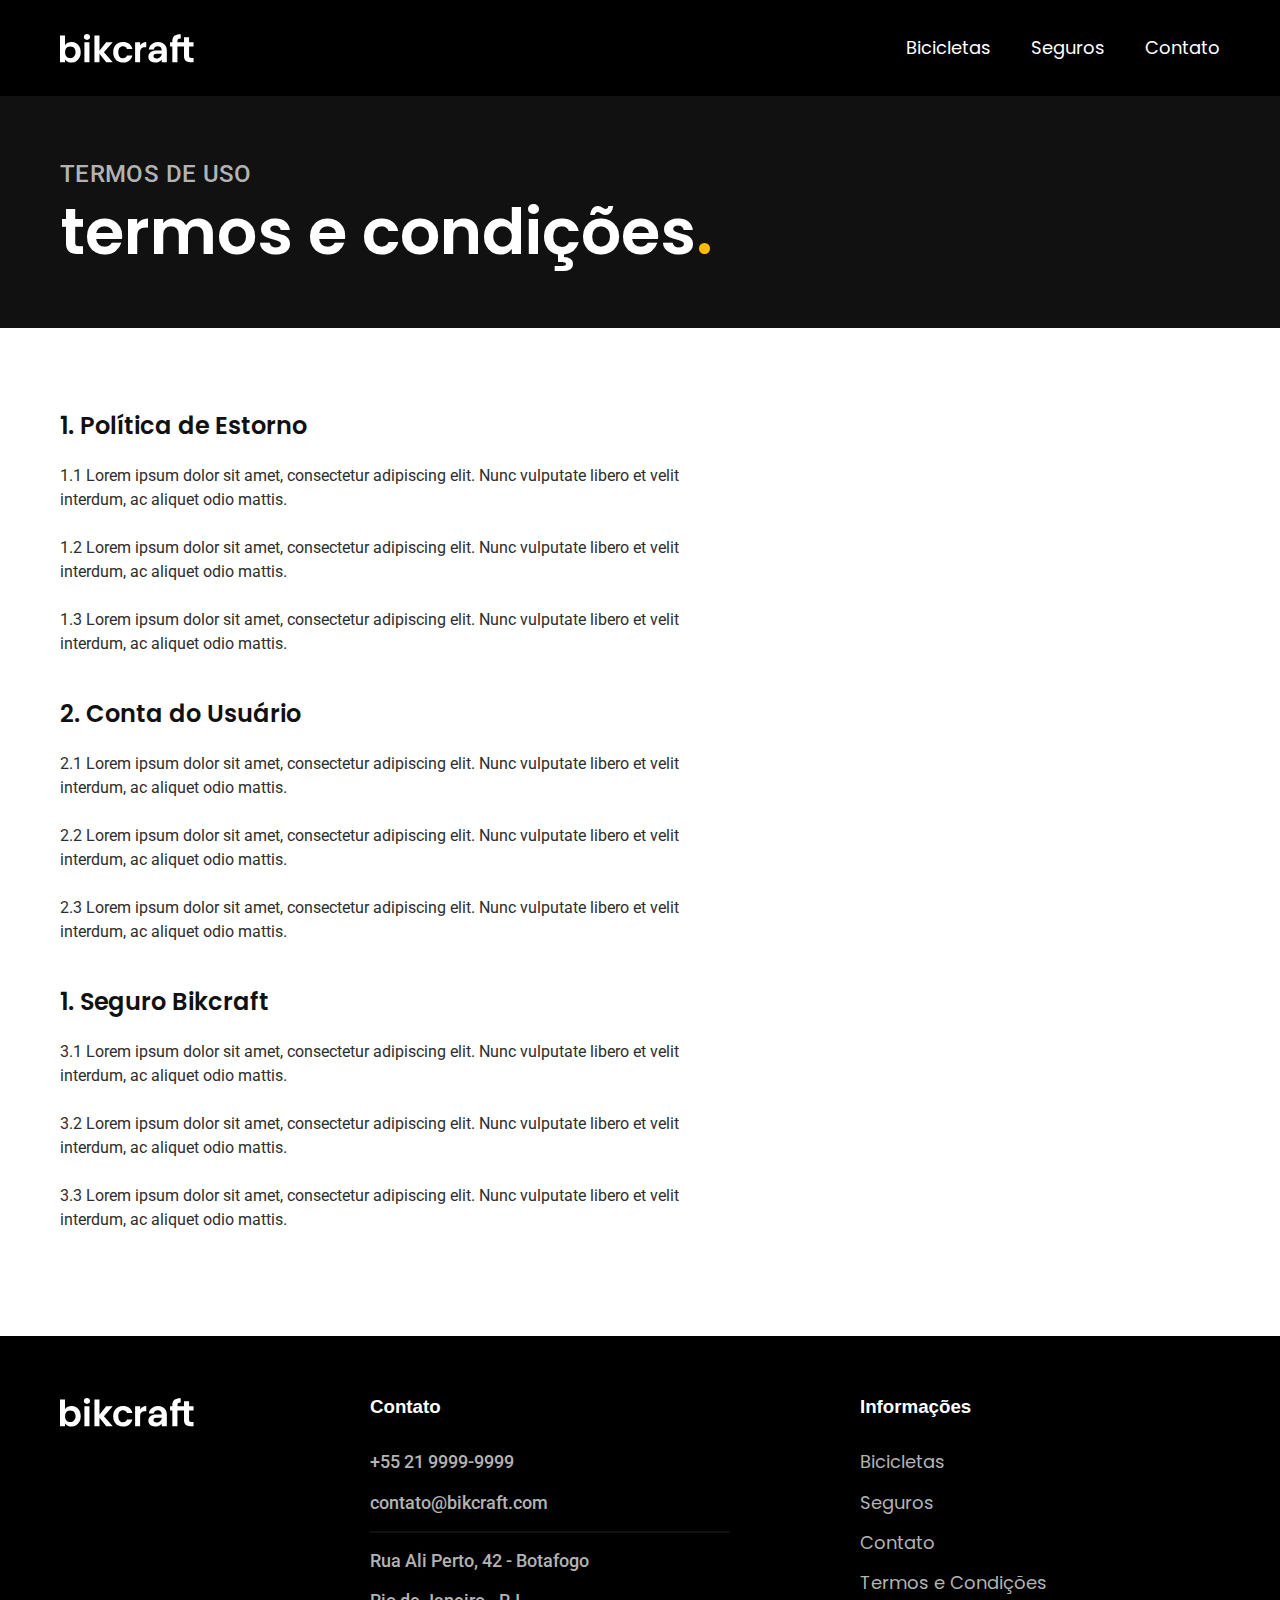
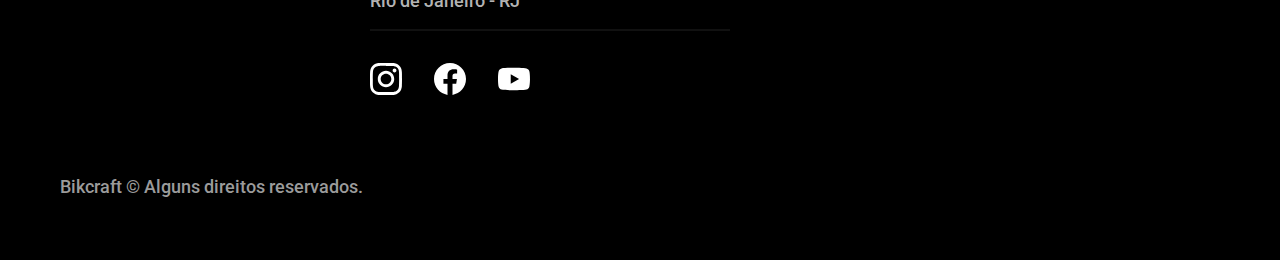
<file: termos.html>
<!DOCTYPE html>
<html lang="pt-br">

<head>
    <meta charset="UTF-8">
    <meta http-equiv="X-UA-Compatible" content="IE=edge">
    <meta name="viewport" content="width=device-width, initial-scale=1.0">
    <title>Termos e Condições | Bikcraft</title>
    <meta name="description"
        content="Termos e condições.">

    <link rel="stylesheet" href="./css/style.css">

    <link rel="preconnect" href="https://fonts.googleapis.com">
    <link rel="preconnect" href="https://fonts.gstatic.com" crossorigin>
    <link
        href="https://fonts.googleapis.com/css2?family=Merriweather:ital,wght@1,900&family=Poppins:wght@400;600&family=Roboto:wght@400;500&display=swap"
        rel="stylesheet">
</head>

<body id="terms">
    <header class="header-bg">
        <div class="header container">
            <a href="./">
                <img src="./img/bikcraft.svg" alt="Bikcraft">
            </a>

            <nav aria-label="primaria">
                <ul class="header-menu font-1-m color-0">
                    <li><a href="./bicicletas.html">Bicicletas</a></li>
                    <li><a href="./seguros.html">Seguros</a></li>
                    <li><a href="./contato.html">Contato</a></li>
                </ul>
            </nav>
        </div>
    </header>

    <main>
        <div class="title-bg">
            <div class="title container">
                <p class="font-2-l-b color-5">Termos de uso</p>
                <h1 class="font-1-xxl color-0">termos e condições<span class="color-p1">.</span></h1>
            </div>
        </div>

        <div class="terms font-2-s color-10 container">
            <h2 class="font-1-l color-11">1. Política de Estorno</h2>
            
            <p>1.1 Lorem ipsum dolor sit amet, consectetur adipiscing elit. Nunc vulputate libero et velit interdum, ac aliquet odio mattis.</p>

            <p>1.2 Lorem ipsum dolor sit amet, consectetur adipiscing elit. Nunc vulputate libero et velit interdum, ac aliquet odio mattis.</p>

            <p>1.3 Lorem ipsum dolor sit amet, consectetur adipiscing elit. Nunc vulputate libero et velit interdum, ac aliquet odio mattis.</p>

            <h2 class="font-1-l color-11">2. Conta do Usuário</h2>

            <p>2.1 Lorem ipsum dolor sit amet, consectetur adipiscing elit. Nunc vulputate libero et velit interdum, ac aliquet odio mattis.</p>

            <p>2.2 Lorem ipsum dolor sit amet, consectetur adipiscing elit. Nunc vulputate libero et velit interdum, ac aliquet odio mattis.</p>

            <p>2.3 Lorem ipsum dolor sit amet, consectetur adipiscing elit. Nunc vulputate libero et velit interdum, ac aliquet odio mattis.</p>

            <h2 class="font-1-l color-11">1. Seguro Bikcraft</h2>

            <p>3.1 Lorem ipsum dolor sit amet, consectetur adipiscing elit. Nunc vulputate libero et velit interdum, ac aliquet odio mattis.</p>

            <p>3.2 Lorem ipsum dolor sit amet, consectetur adipiscing elit. Nunc vulputate libero et velit interdum, ac aliquet odio mattis.</p>

            <p>3.3 Lorem ipsum dolor sit amet, consectetur adipiscing elit. Nunc vulputate libero et velit interdum, ac aliquet odio mattis.</p>

        </div>
    </main>

    <footer class="footer-bg">
        <div class="footer container">
            <img src="./img/bikcraft.svg" alt="Bikcraft">
            <div class="footer-contact">
                <h3 class="font-2-lb color-0">Contato</h3>
                <ul class="font-2-m color-5">
                    <li><a href="tel:+5521999999999">+55 21 9999-9999</a></li>
                    <li><a href="mailto:contato@bikcraft.com">contato@bikcraft.com</a></li>
                    <li>Rua Ali Perto, 42 - Botafogo</li>
                    <li>Rio de Janeiro - RJ</li>
                </ul>

                <div class="footer-social">
                    <a href="./">
                        <img src="./img/redes/instagram.svg" alt="Instagram">
                    </a>
                    <a href="./">
                        <img src="./img/redes/facebook.svg" alt="Facebook">
                    </a>
                    <a href="./">
                        <img src="./img/redes/youtube.svg" alt="YouTube">
                    </a>
                </div>
            </div>
            <div class="footer-info">
                <h3 class="font-2-lb color-0">Informações</h3>
                <nav>
                    <ul class="font-1-m color-5">
                        <li><a href="./bicicletas.html">Bicicletas</a></li>
                        <li><a href="./seguros.html">Seguros</a></li>
                        <li><a href="./contato">Contato</a></li>
                        <li><a href="./termos">Termos e Condições</a></li>
                    </ul>
                </nav>
            </div>
            <p class="copy font-2-m color-6">Bikcraft © Alguns direitos reservados.</p>
        </div>
    </footer>
</body>

</html>
</file>
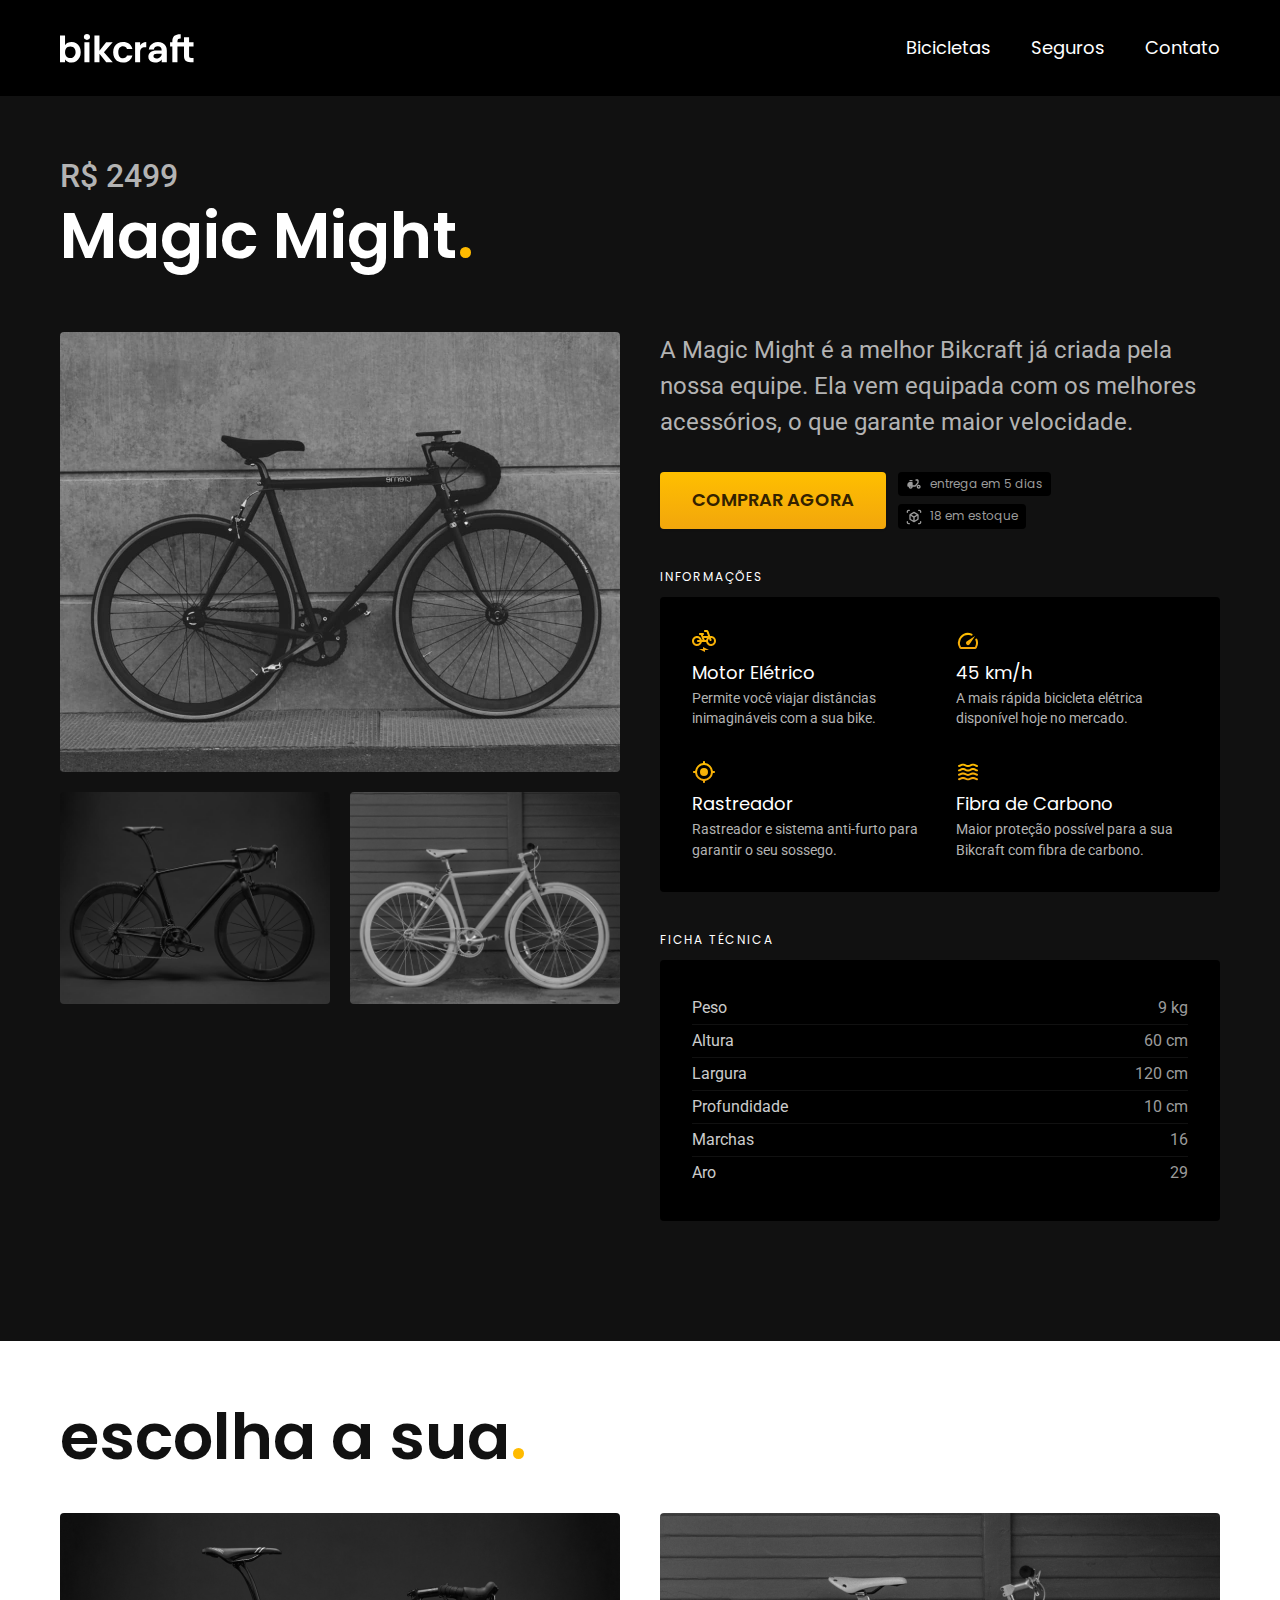
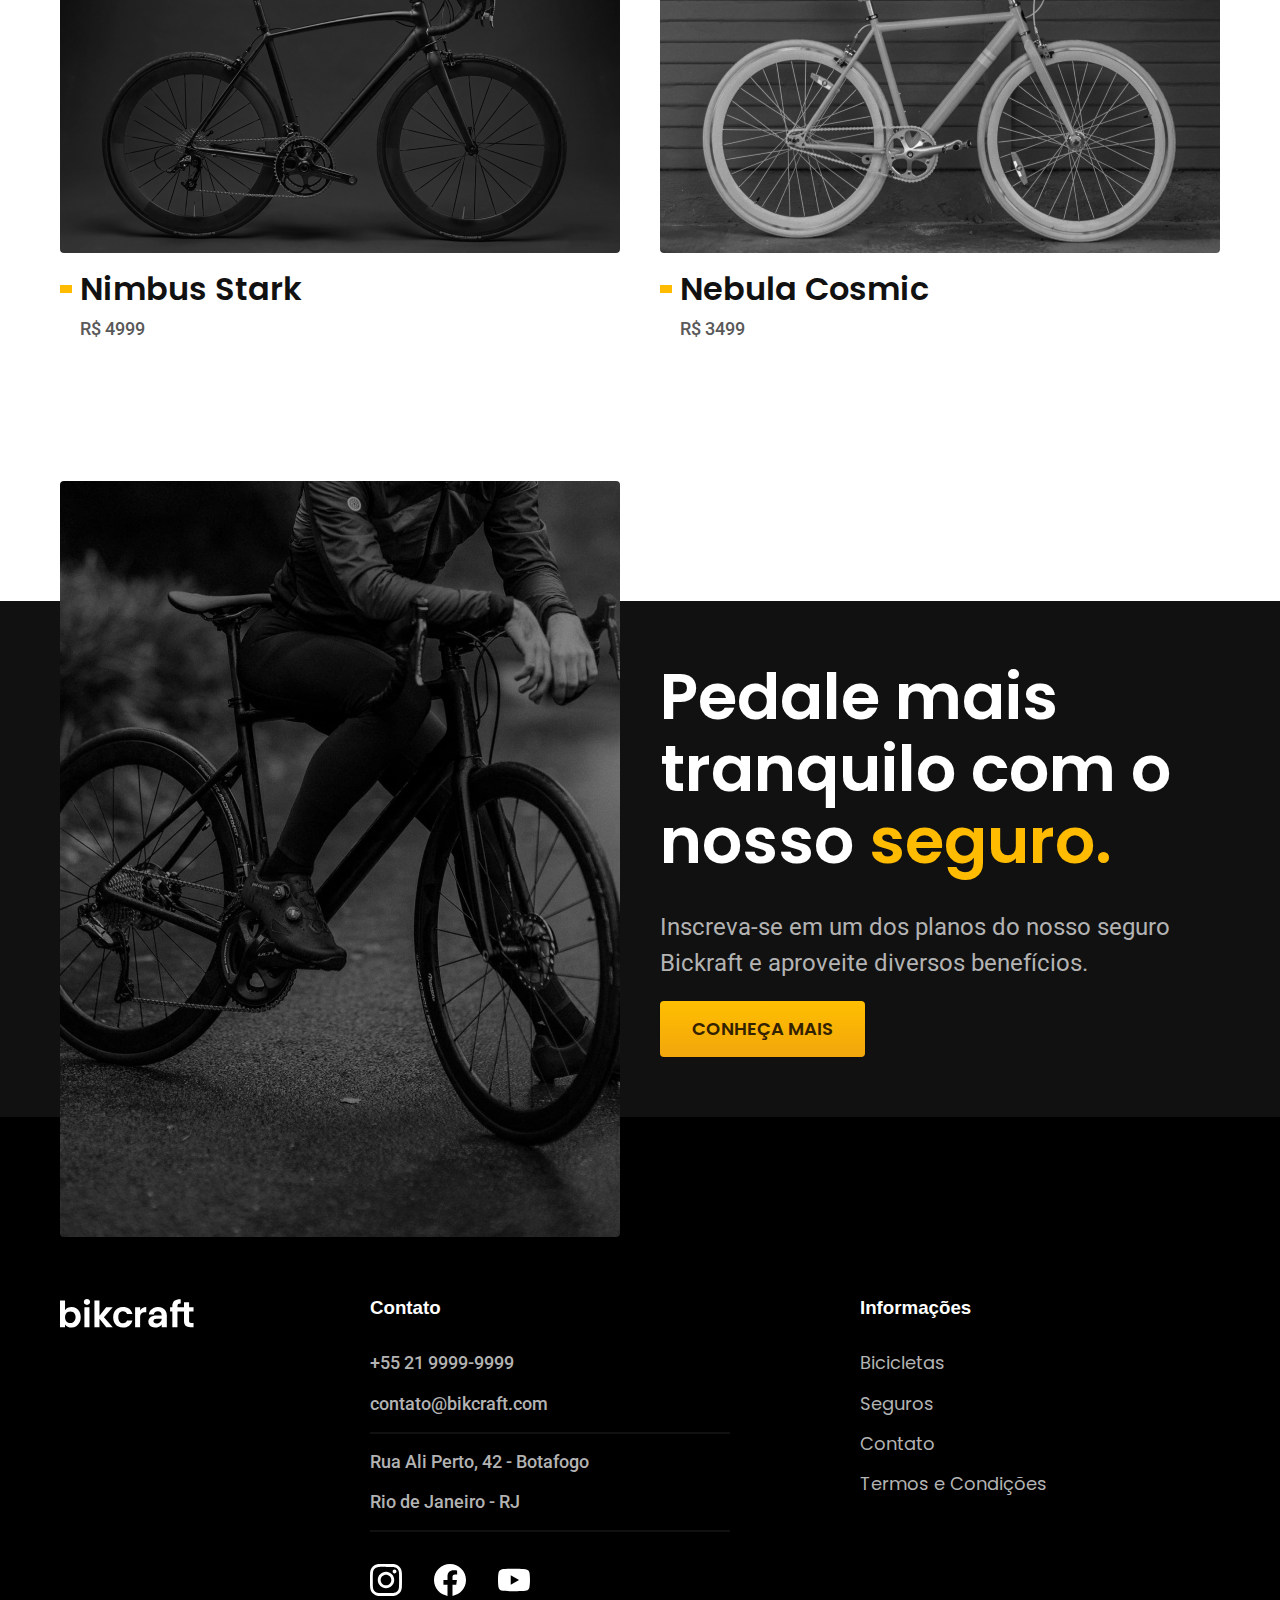
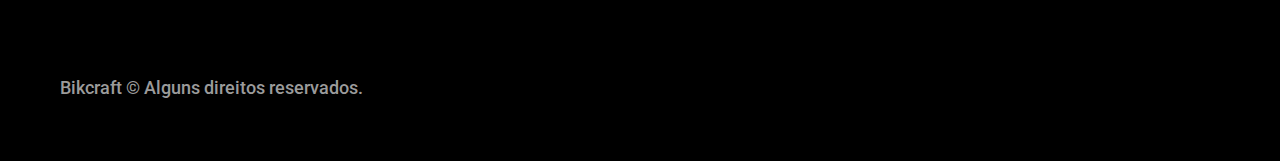
<file: bicicletas/magic.html>
<!DOCTYPE html>
<html lang="pt-br">

<head>
    <meta charset="UTF-8">
    <meta http-equiv="X-UA-Compatible" content="IE=edge">
    <meta name="viewport" content="width=device-width, initial-scale=1.0">
    <title>Magic | Bikcraft</title>
    <meta name="description" content="Magic">

    <link rel="stylesheet" href="../css/style.css">

    <link rel="preconnect" href="https://fonts.googleapis.com">
    <link rel="preconnect" href="https://fonts.gstatic.com" crossorigin>
    <link
        href="https://fonts.googleapis.com/css2?family=Merriweather:ital,wght@1,900&family=Poppins:wght@400;600&family=Roboto:wght@400;500&display=swap"
        rel="stylesheet">
</head>

<body id="bike">
    <header class="header-bg">
        <div class="header container">
            <a href="../">
                <img src="../img/bikcraft.svg" alt="Bikcraft">
            </a>

            <nav aria-label="primaria">
                <ul class="header-menu font-1-m color-0">
                    <li><a href="../bicicletas.html">Bicicletas</a></li>
                    <li><a href="../seguros.html">Seguros</a></li>
                    <li><a href="../contato.html">Contato</a></li>
                </ul>
            </nav>
        </div>
    </header>

    <main class="title-bg">
        <div>
            <div class="title container">
                <p class="font-2-xl color-5">R$ 2499</p>
                <h1 class="font-1-xxl color-0">Magic Might<span class="color-p1">.</span></h1>
            </div>
        </div>
        <div class="bike container">
            <div class="bike-img">
                <img src="../img/bicicleta/nimbus2.jpg" alt="">
                <img src="../img/bicicleta/nimbus1.jpg" alt="">
                <img src="../img/bicicleta/nimbus3.jpg" alt="">
            </div>
            <div class="bike-content">
                <p class="font-2-l color-5">A Magic Might é a melhor Bikcraft já criada pela nossa equipe. Ela vem
                    equipada com os melhores acessórios, o que garante maior velocidade.</p>
                <div class="bike-buy">
                    <a class="btn" href="../orcamento.html">Comprar agora</a>
                    <span class="font-1-xs color-6"><img src="../img/icones/entrega.svg"> entrega em 5 dias</span>
                    <span class="font-1-xs color-6"><img src="../img/icones/estoque.svg"> 18 em estoque</span>
                </div>
                <h2 class="font-1-xs color-0">Informações</h2>
                <ul class="bike-info">
                    <li>
                        <img src="../img/icones/eletrica.svg" alt="">
                        <h3 class="font-1-m color-0">Motor Elétrico</h3>
                        <p class="font-2-xs color-5">Permite você viajar distâncias inimagináveis com a sua bike.</p>
                    </li>
                    <li>
                        <img src="../img/icones/velocidade.svg" alt="">
                        <h3 class="font-1-m color-0">45 km/h</h3>
                        <p class="font-2-xs color-5">A mais rápida bicicleta elétrica disponível hoje no mercado.</p>
                    </li>
                    <li>
                        <img src="../img/icones/rastreador.svg" alt="">
                        <h3 class="font-1-m color-0">Rastreador</h3>
                        <p class="font-2-xs color-5">Rastreador e sistema anti-furto para garantir o seu sossego.</p>
                    </li>
                    <li>
                        <img src="../img/icones/carbono.svg" alt="">
                        <h3 class="font-1-m color-0">Fibra de Carbono</h3>
                        <p class="font-2-xs color-5">Maior proteção possível para a sua Bikcraft com fibra de carbono.
                        </p>
                    </li>
                </ul>
                <h2 class="font-1-xs color-0">Ficha técnica</h2>
                <ul class="bike-specs font-2-s color-4">
                    <li>Peso <span>9 kg</span></li>
                    <li>Altura <span>60 cm</span></li>
                    <li>Largura <span>120 cm</span></li>
                    <li>Profundidade <span>10 cm</span></li>
                    <li>Marchas <span>16</span></li>
                    <li>Aro <span>29</span></li>
                </ul>
            </div>
        </div>
    </main>

    <article class="bikes-list container">
        <h2 class="font-1-xxl">escolha a sua<span class="color-p1">.</span></h2>

        <ul>
            <li>
                <a href="./nimbus.html">
                    <img src="../img/bicicletas/nimbus.jpg" alt="Bicicleta Nimbus Stark Preta">
                    <h3 class="font-1-xl">Nimbus Stark</h3>
                    <span class="font-2-m color-8">R$ 4999</span>
                </a>
            </li>
            <li>
                <a href="./nebula.html">
                    <img src="../img/bicicletas/nebula.jpg" alt="Bicicleta Nebula Cosmic Preta">
                    <h3 class="font-1-xl">Nebula Cosmic</h3>
                    <span class="font-2-m color-8">R$ 3499</span>
                </a>
            </li>
        </ul>
    </article>

    <article class="insurance-bg">
        <div class="insurance container">
            <div class="insurance-img">
                <img src="../img/fotos/seguros.jpg" alt="Pessoa parada em cima de uma bicicleta.">
            </div>
            <div class="insurance-content">
                <h2 class="font-1-xxl color-0">Pedale mais tranquilo com o nosso <span class="color-p1">seguro.</span>
                </h2>
                <p class="font-2-l color-5">Inscreva-se em um dos planos do nosso seguro Bickraft e aproveite diversos benefícios.</p>
                <a class="btn" href="../seguros.html">Conheça mais</a>
            </div>
        </div>
    </article>

    <footer class="footer-bg">
        <div class="footer container">
            <img src="../img/bikcraft.svg" alt="Bikcraft">
            <div class="footer-contact">
                <h3 class="font-2-lb color-0">Contato</h3>
                <ul class="font-2-m color-5">
                    <li><a href="tel:+5521999999999">+55 21 9999-9999</a></li>
                    <li><a href="mailto:contato@bikcraft.com">contato@bikcraft.com</a></li>
                    <li>Rua Ali Perto, 42 - Botafogo</li>
                    <li>Rio de Janeiro - RJ</li>
                </ul>

                <div class="footer-social">
                    <a href="../">
                        <img src="../img/redes/instagram.svg" alt="Instagram">
                    </a>
                    <a href="../">
                        <img src="../img/redes/facebook.svg" alt="Facebook">
                    </a>
                    <a href="../">
                        <img src="../img/redes/youtube.svg" alt="YouTube">
                    </a>
                </div>
            </div>
            <div class="footer-info">
                <h3 class="font-2-lb color-0">Informações</h3>
                <nav>
                    <ul class="font-1-m color-5">
                        <li><a href="../bicicletas.html">Bicicletas</a></li>
                        <li><a href="../seguros.html">Seguros</a></li>
                        <li><a href="../contato.html">Contato</a></li>
                        <li><a href="../termos.html">Termos e Condições</a></li>
                    </ul>
                </nav>
            </div>
            <p class="copy font-2-m color-6">Bikcraft © Alguns direitos reservados.</p>
        </div>
    </footer>
</body>

</html>
</file>
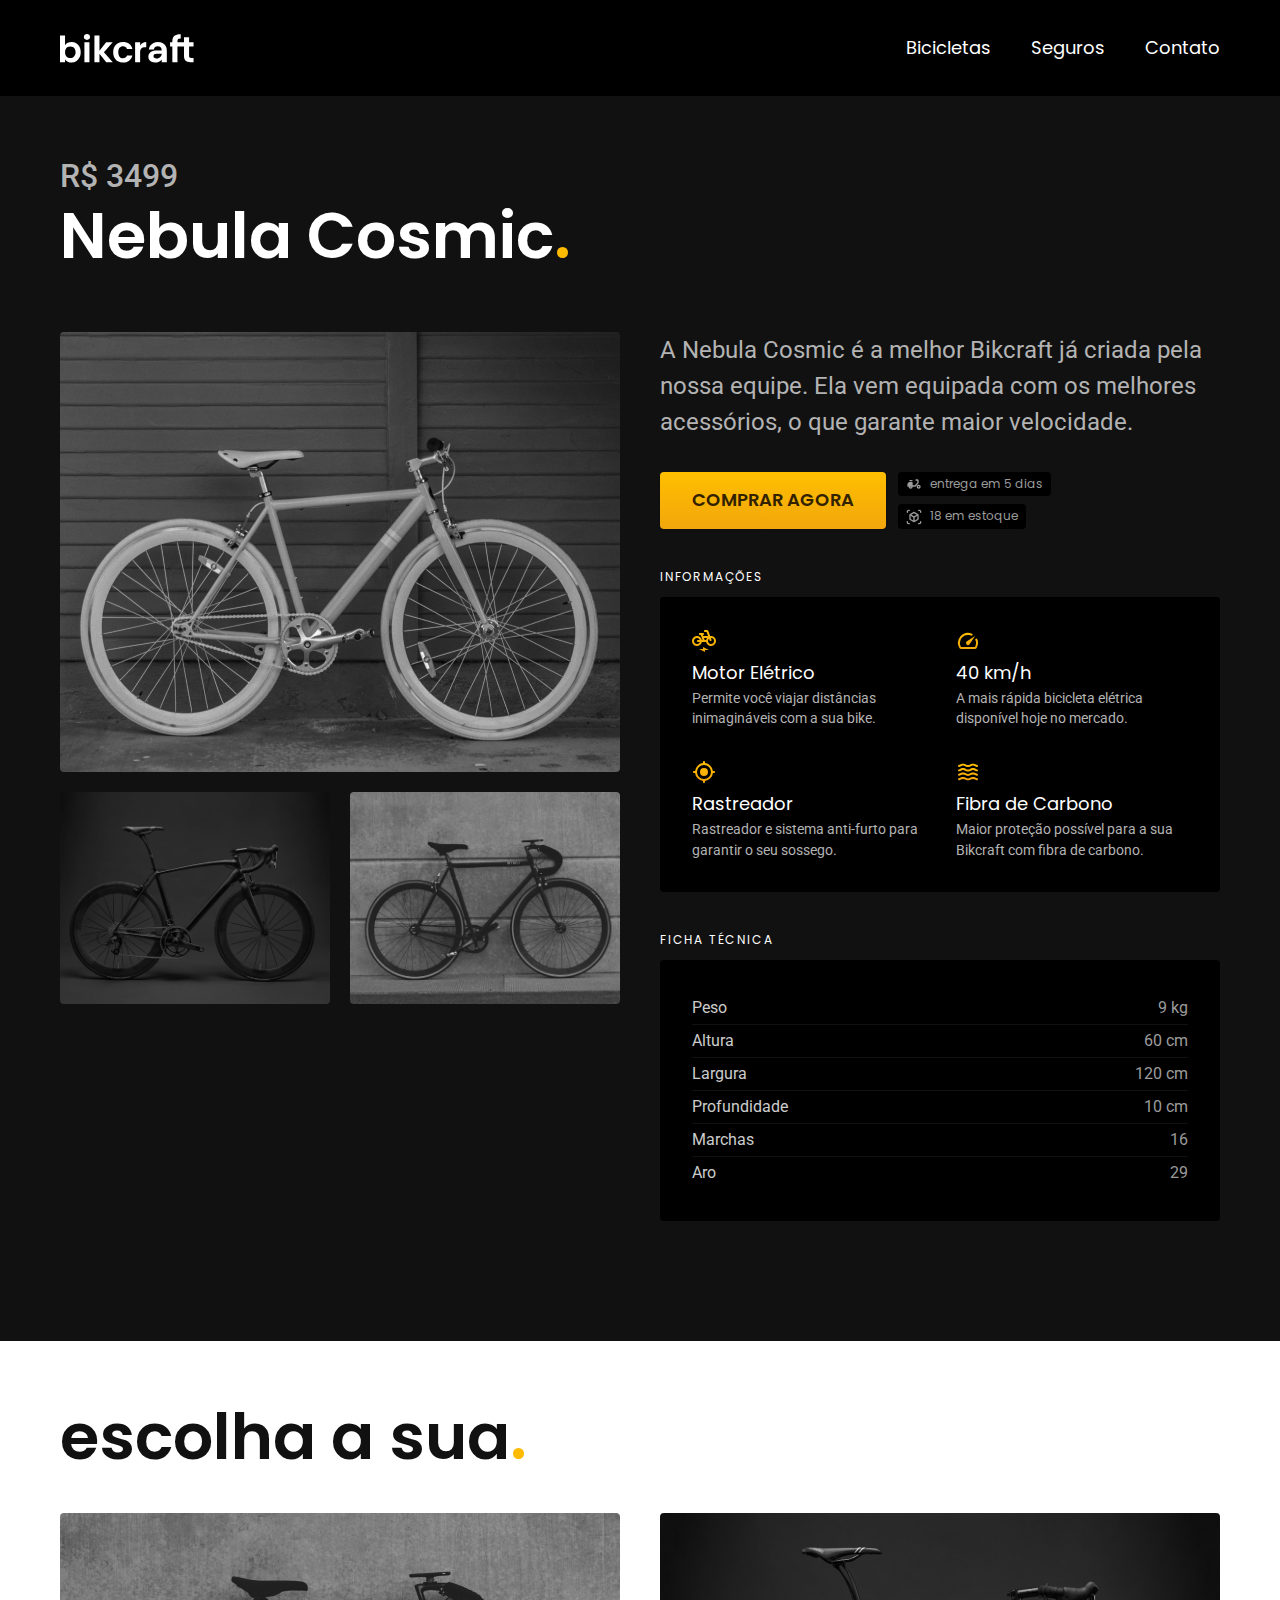
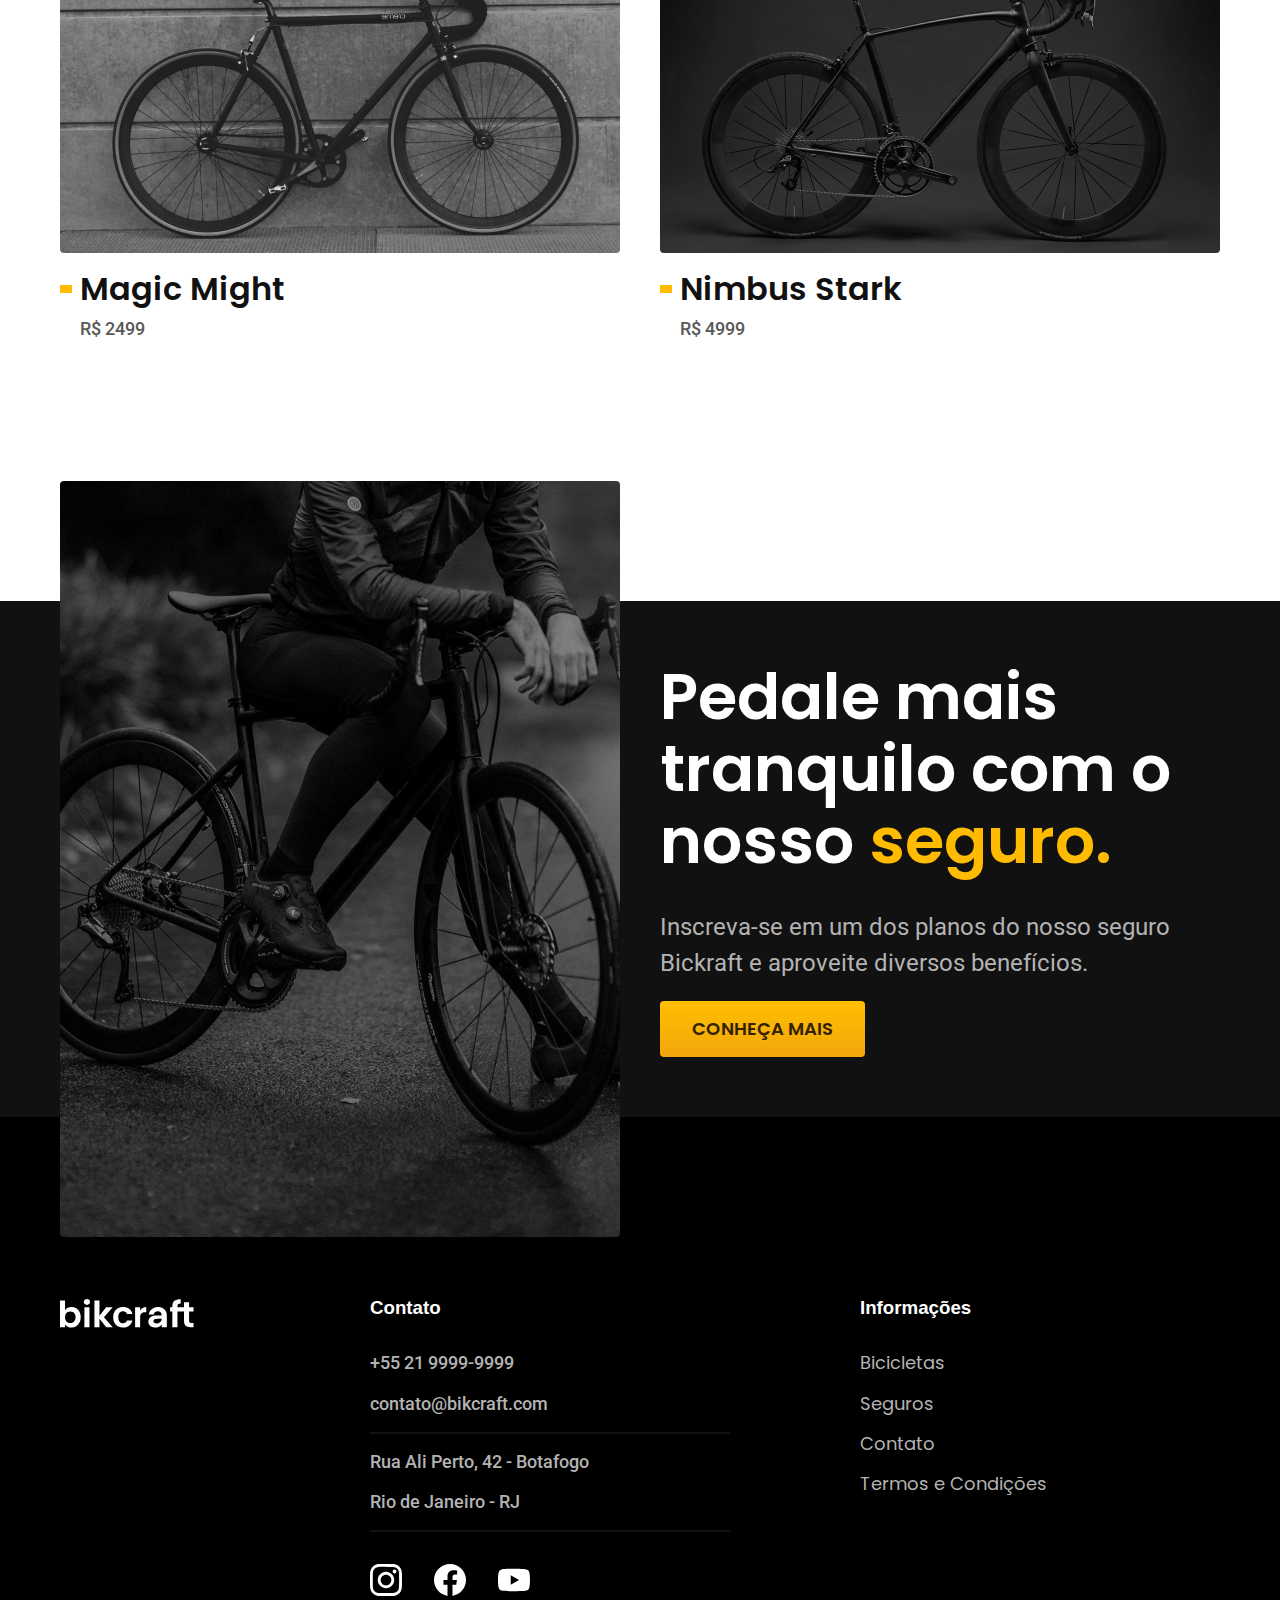
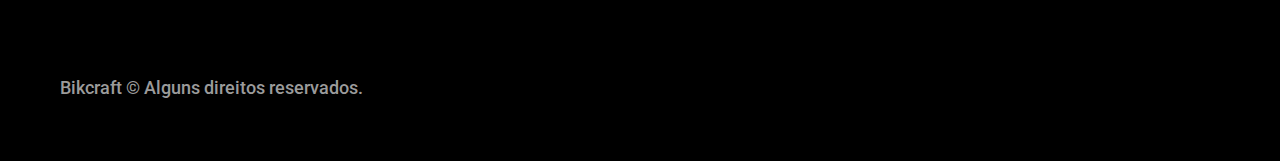
<file: bicicletas/nebula.html>
<!DOCTYPE html>
<html lang="pt-br">

<head>
    <meta charset="UTF-8">
    <meta http-equiv="X-UA-Compatible" content="IE=edge">
    <meta name="viewport" content="width=device-width, initial-scale=1.0">
    <title>Nebula | Bikcraft</title>
    <meta name="description" content="Nebula">

    <link rel="stylesheet" href="../css/style.css">

    <link rel="preconnect" href="https://fonts.googleapis.com">
    <link rel="preconnect" href="https://fonts.gstatic.com" crossorigin>
    <link
        href="https://fonts.googleapis.com/css2?family=Merriweather:ital,wght@1,900&family=Poppins:wght@400;600&family=Roboto:wght@400;500&display=swap"
        rel="stylesheet">
</head>

<body id="bike">
    <header class="header-bg">
        <div class="header container">
            <a href="../">
                <img src="../img/bikcraft.svg" alt="Bikcraft">
            </a>

            <nav aria-label="primaria">
                <ul class="header-menu font-1-m color-0">
                    <li><a href="../bicicletas.html">Bicicletas</a></li>
                    <li><a href="../seguros.html">Seguros</a></li>
                    <li><a href="../contato.html">Contato</a></li>
                </ul>
            </nav>
        </div>
    </header>

    <main class="title-bg">
        <div>
            <div class="title container">
                <p class="font-2-xl color-5">R$ 3499</p>
                <h1 class="font-1-xxl color-0">Nebula Cosmic<span class="color-p1">.</span></h1>
            </div>
        </div>
        <div class="bike container">
            <div class="bike-img">
                <img src="../img/bicicleta/nimbus3.jpg" alt="">
                <img src="../img/bicicleta/nimbus1.jpg" alt="">
                <img src="../img/bicicleta/nimbus2.jpg" alt="">
            </div>
            <div class="bike-content">
                <p class="font-2-l color-5">A Nebula Cosmic é a melhor Bikcraft já criada pela nossa equipe. Ela vem
                    equipada com os melhores acessórios, o que garante maior velocidade.</p>
                <div class="bike-buy">
                    <a class="btn" href="../orcamento.html">Comprar agora</a>
                    <span class="font-1-xs color-6"><img src="../img/icones/entrega.svg"> entrega em 5 dias</span>
                    <span class="font-1-xs color-6"><img src="../img/icones/estoque.svg"> 18 em estoque</span>
                </div>
                <h2 class="font-1-xs color-0">Informações</h2>
                <ul class="bike-info">
                    <li>
                        <img src="../img/icones/eletrica.svg" alt="">
                        <h3 class="font-1-m color-0">Motor Elétrico</h3>
                        <p class="font-2-xs color-5">Permite você viajar distâncias inimagináveis com a sua bike.</p>
                    </li>
                    <li>
                        <img src="../img/icones/velocidade.svg" alt="">
                        <h3 class="font-1-m color-0">40 km/h</h3>
                        <p class="font-2-xs color-5">A mais rápida bicicleta elétrica disponível hoje no mercado.</p>
                    </li>
                    <li>
                        <img src="../img/icones/rastreador.svg" alt="">
                        <h3 class="font-1-m color-0">Rastreador</h3>
                        <p class="font-2-xs color-5">Rastreador e sistema anti-furto para garantir o seu sossego.</p>
                    </li>
                    <li>
                        <img src="../img/icones/carbono.svg" alt="">
                        <h3 class="font-1-m color-0">Fibra de Carbono</h3>
                        <p class="font-2-xs color-5">Maior proteção possível para a sua Bikcraft com fibra de carbono.
                        </p>
                    </li>
                </ul>
                <h2 class="font-1-xs color-0">Ficha técnica</h2>
                <ul class="bike-specs font-2-s color-4">
                    <li>Peso <span>9 kg</span></li>
                    <li>Altura <span>60 cm</span></li>
                    <li>Largura <span>120 cm</span></li>
                    <li>Profundidade <span>10 cm</span></li>
                    <li>Marchas <span>16</span></li>
                    <li>Aro <span>29</span></li>
                </ul>
            </div>
        </div>
    </main>

    <article class="bikes-list container">
        <h2 class="font-1-xxl">escolha a sua<span class="color-p1">.</span></h2>

        <ul>
            <li>
                <a href="./magic.html">
                    <img src="../img/bicicletas/magic.jpg" alt="Bicicleta Magic Might Preta">
                    <h3 class="font-1-xl">Magic Might</h3>
                    <span class="font-2-m color-8">R$ 2499</span>
                </a>
            </li>
            <li>
                <a href="./nimbus.html">
                    <img src="../img/bicicletas/nimbus.jpg" alt="Bicicleta Nimbus Stark Preta">
                    <h3 class="font-1-xl">Nimbus Stark</h3>
                    <span class="font-2-m color-8">R$ 4999</span>
                </a>
            </li>
        </ul>
    </article>

    <article class="insurance-bg">
        <div class="insurance container">
            <div class="insurance-img">
                <img src="../img/fotos/seguros.jpg" alt="Pessoa parada em cima de uma bicicleta.">
            </div>
            <div class="insurance-content">
                <h2 class="font-1-xxl color-0">Pedale mais tranquilo com o nosso <span class="color-p1">seguro.</span>
                </h2>
                <p class="font-2-l color-5">Inscreva-se em um dos planos do nosso seguro Bickraft e aproveite diversos benefícios.</p>
                <a class="btn" href="../seguros.html">Conheça mais</a>
            </div>
        </div>
    </article>

    <footer class="footer-bg">
        <div class="footer container">
            <img src="../img/bikcraft.svg" alt="Bikcraft">
            <div class="footer-contact">
                <h3 class="font-2-lb color-0">Contato</h3>
                <ul class="font-2-m color-5">
                    <li><a href="tel:+5521999999999">+55 21 9999-9999</a></li>
                    <li><a href="mailto:contato@bikcraft.com">contato@bikcraft.com</a></li>
                    <li>Rua Ali Perto, 42 - Botafogo</li>
                    <li>Rio de Janeiro - RJ</li>
                </ul>

                <div class="footer-social">
                    <a href="../">
                        <img src="../img/redes/instagram.svg" alt="Instagram">
                    </a>
                    <a href="../">
                        <img src="../img/redes/facebook.svg" alt="Facebook">
                    </a>
                    <a href="../">
                        <img src="../img/redes/youtube.svg" alt="YouTube">
                    </a>
                </div>
            </div>
            <div class="footer-info">
                <h3 class="font-2-lb color-0">Informações</h3>
                <nav>
                    <ul class="font-1-m color-5">
                        <li><a href="../bicicletas.html">Bicicletas</a></li>
                        <li><a href="../seguros.html">Seguros</a></li>
                        <li><a href="../contato.html">Contato</a></li>
                        <li><a href="../termos.html">Termos e Condições</a></li>
                    </ul>
                </nav>
            </div>
            <p class="copy font-2-m color-6">Bikcraft © Alguns direitos reservados.</p>
        </div>
    </footer>
</body>

</html>
</file>
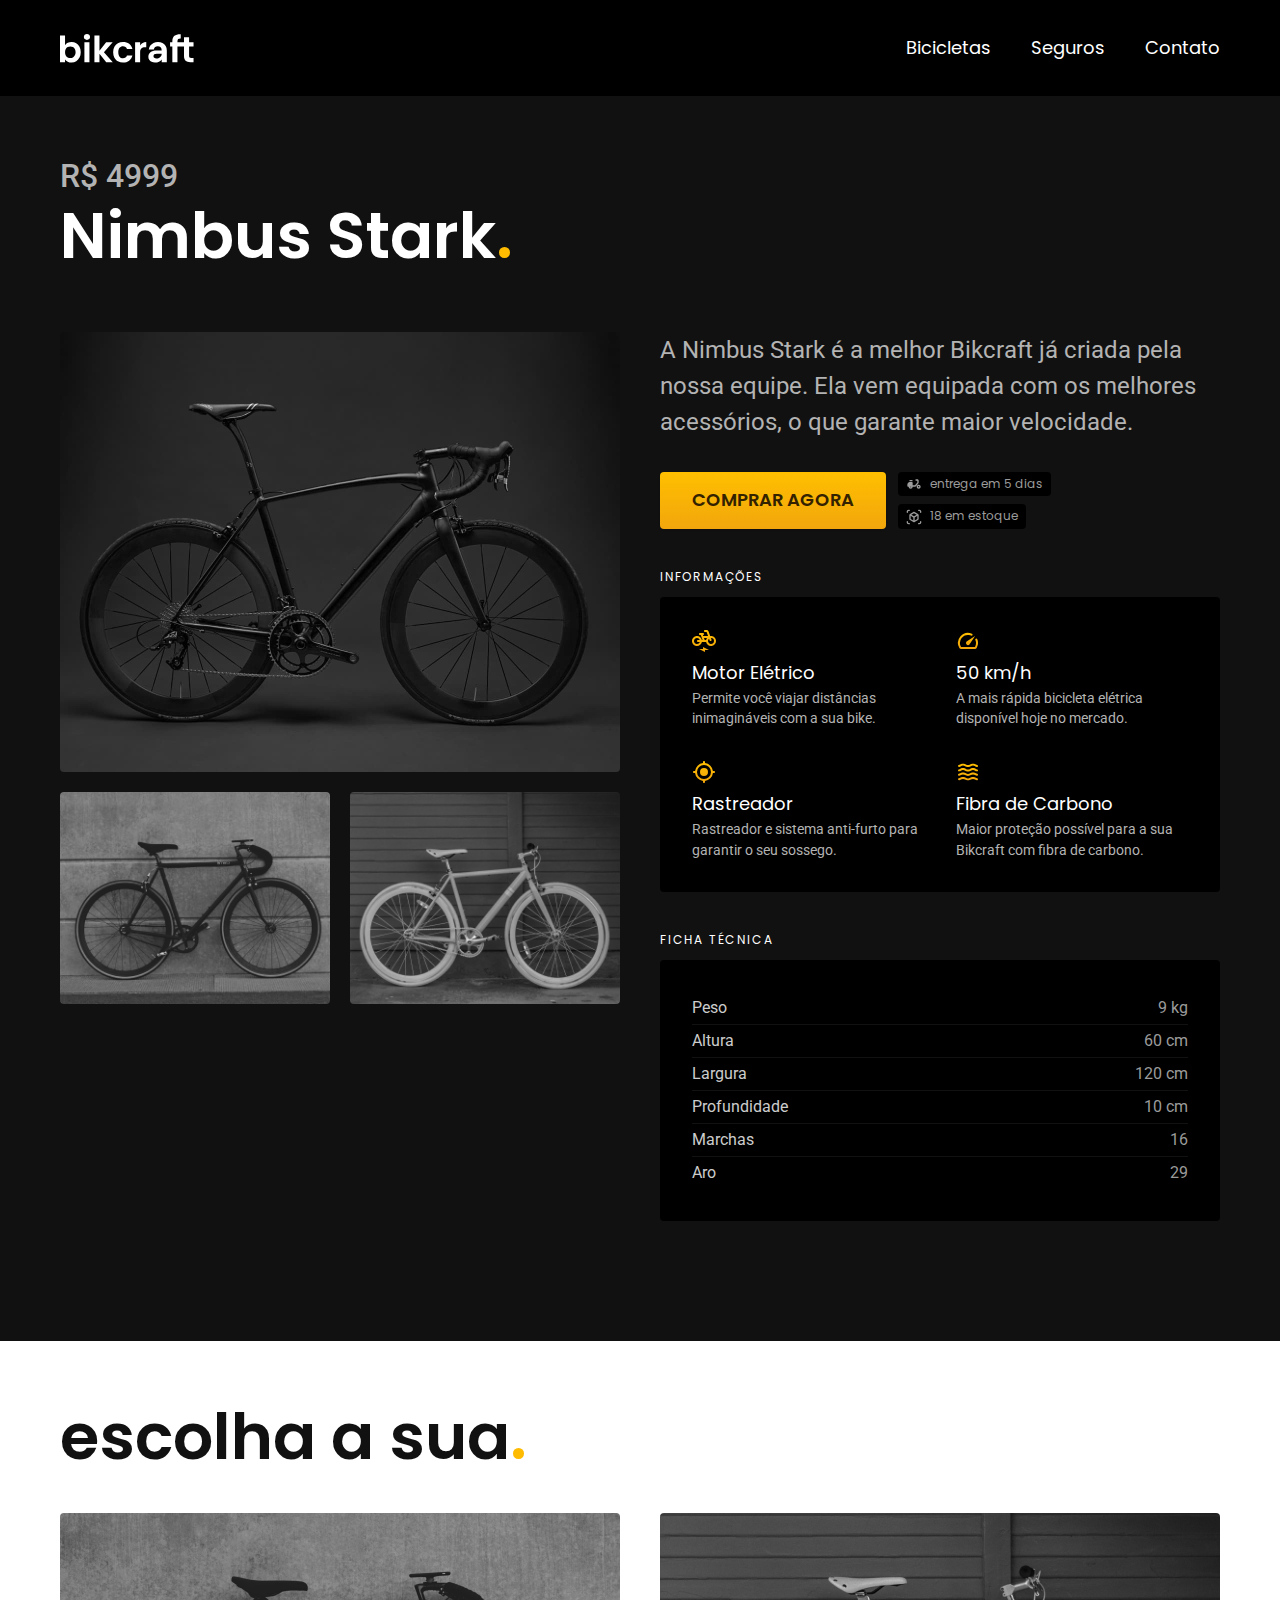
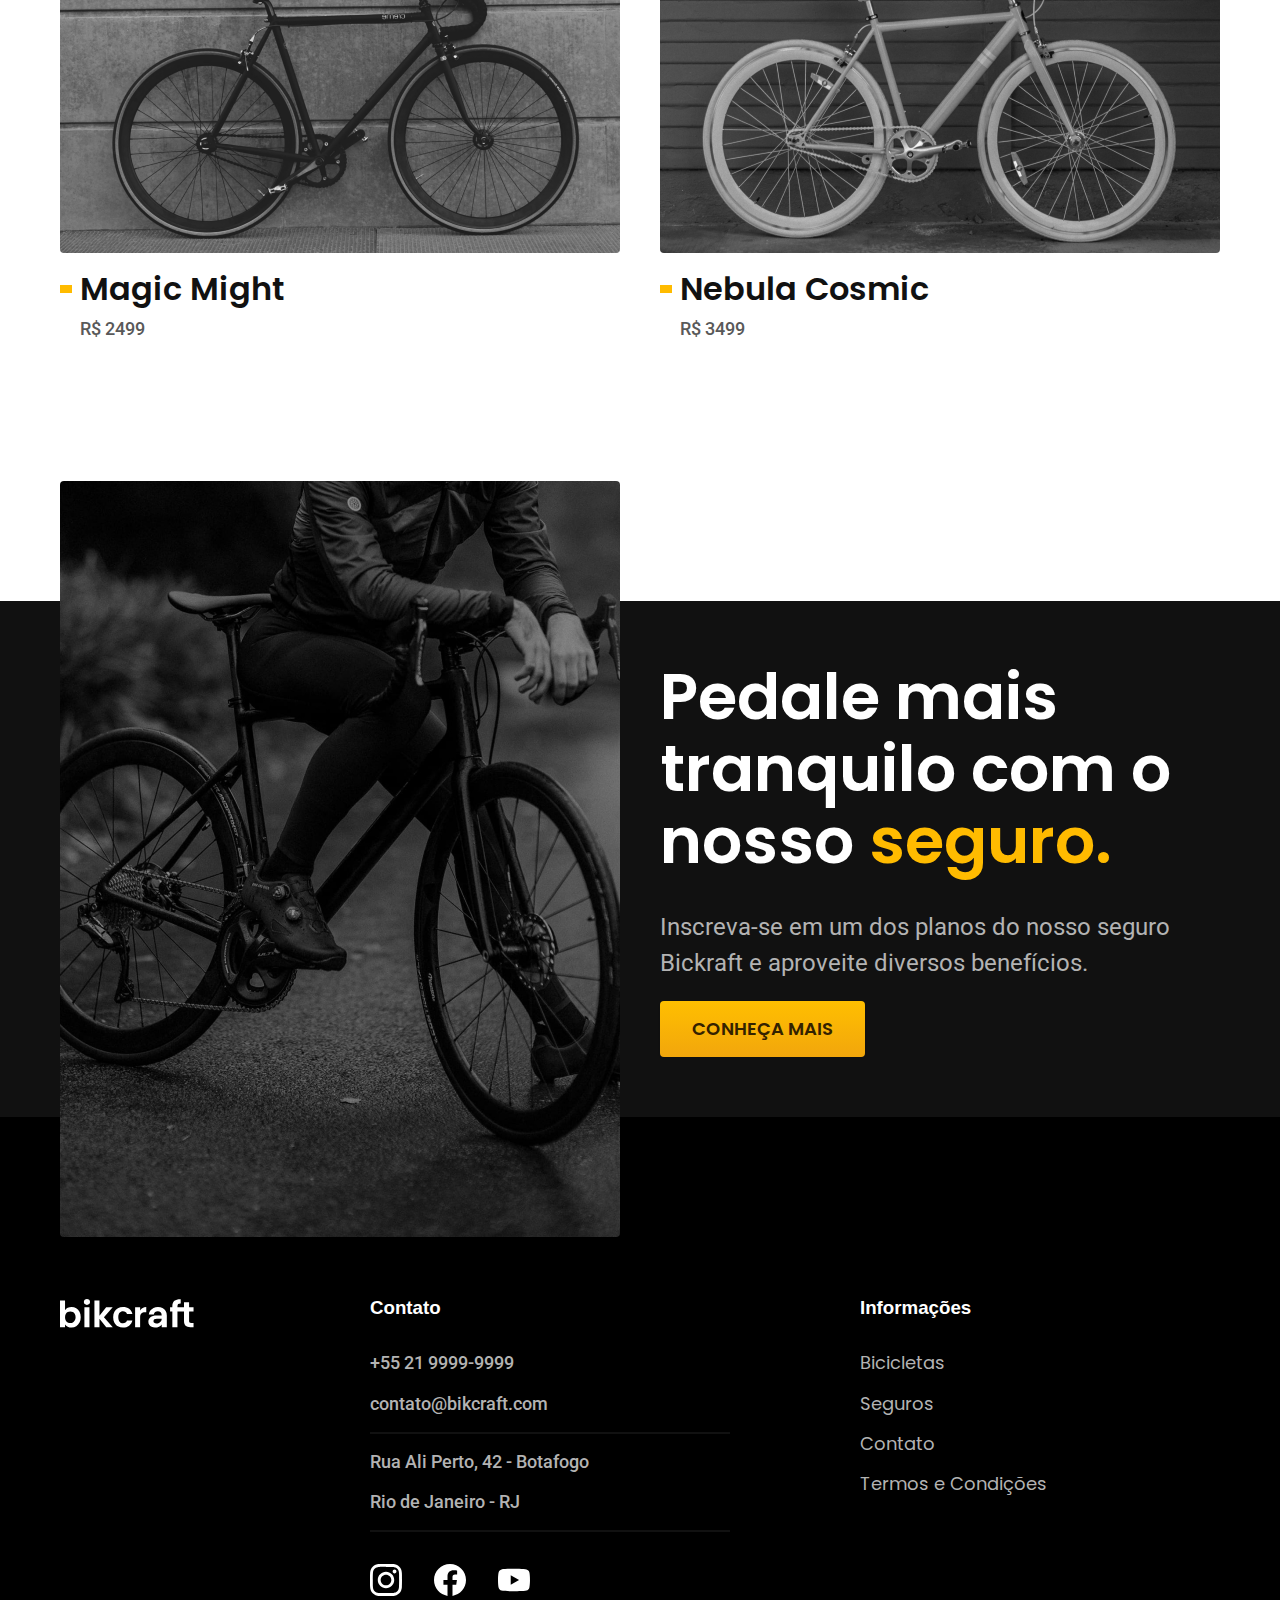
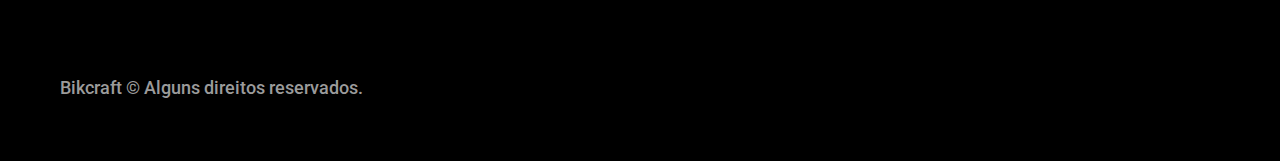
<file: bicicletas/nimbus.html>
<!DOCTYPE html>
<html lang="pt-br">

<head>
    <meta charset="UTF-8">
    <meta http-equiv="X-UA-Compatible" content="IE=edge">
    <meta name="viewport" content="width=device-width, initial-scale=1.0">
    <title>Nimbus | Bikcraft</title>
    <meta name="description" content="Nimbus">

    <link rel="stylesheet" href="../css/style.css">

    <link rel="preconnect" href="https://fonts.googleapis.com">
    <link rel="preconnect" href="https://fonts.gstatic.com" crossorigin>
    <link
        href="https://fonts.googleapis.com/css2?family=Merriweather:ital,wght@1,900&family=Poppins:wght@400;600&family=Roboto:wght@400;500&display=swap"
        rel="stylesheet">
</head>

<body id="bike">
    <header class="header-bg">
        <div class="header container">
            <a href="../">
                <img src="../img/bikcraft.svg" alt="Bikcraft">
            </a>

            <nav aria-label="primaria">
                <ul class="header-menu font-1-m color-0">
                    <li><a href="../bicicletas.html">Bicicletas</a></li>
                    <li><a href="../seguros.html">Seguros</a></li>
                    <li><a href="../contato.html">Contato</a></li>
                </ul>
            </nav>
        </div>
    </header>

    <main class="title-bg">
        <div>
            <div class="title container">
                <p class="font-2-xl color-5">R$ 4999</p>
                <h1 class="font-1-xxl color-0">Nimbus Stark<span class="color-p1">.</span></h1>
            </div>
        </div>
        <div class="bike container">
            <div class="bike-img">
                <img src="../img/bicicleta/nimbus1.jpg" alt="">
                <img src="../img/bicicleta/nimbus2.jpg" alt="">
                <img src="../img/bicicleta/nimbus3.jpg" alt="">
            </div>
            <div class="bike-content">
                <p class="font-2-l color-5">A Nimbus Stark é a melhor Bikcraft já criada pela nossa equipe. Ela vem
                    equipada com os melhores acessórios, o que garante maior velocidade.</p>
                <div class="bike-buy">
                    <a class="btn" href="../orcamento.html">Comprar agora</a>
                    <span class="font-1-xs color-6"><img src="../img/icones/entrega.svg"> entrega em 5 dias</span>
                    <span class="font-1-xs color-6"><img src="../img/icones/estoque.svg"> 18 em estoque</span>
                </div>
                <h2 class="font-1-xs color-0">Informações</h2>
                <ul class="bike-info">
                    <li>
                        <img src="../img/icones/eletrica.svg" alt="">
                        <h3 class="font-1-m color-0">Motor Elétrico</h3>
                        <p class="font-2-xs color-5">Permite você viajar distâncias inimagináveis com a sua bike.</p>
                    </li>
                    <li>
                        <img src="../img/icones/velocidade.svg" alt="">
                        <h3 class="font-1-m color-0">50 km/h</h3>
                        <p class="font-2-xs color-5">A mais rápida bicicleta elétrica disponível hoje no mercado.</p>
                    </li>
                    <li>
                        <img src="../img/icones/rastreador.svg" alt="">
                        <h3 class="font-1-m color-0">Rastreador</h3>
                        <p class="font-2-xs color-5">Rastreador e sistema anti-furto para garantir o seu sossego.</p>
                    </li>
                    <li>
                        <img src="../img/icones/carbono.svg" alt="">
                        <h3 class="font-1-m color-0">Fibra de Carbono</h3>
                        <p class="font-2-xs color-5">Maior proteção possível para a sua Bikcraft com fibra de carbono.
                        </p>
                    </li>
                </ul>
                <h2 class="font-1-xs color-0">Ficha técnica</h2>
                <ul class="bike-specs font-2-s color-4">
                    <li>Peso <span>9 kg</span></li>
                    <li>Altura <span>60 cm</span></li>
                    <li>Largura <span>120 cm</span></li>
                    <li>Profundidade <span>10 cm</span></li>
                    <li>Marchas <span>16</span></li>
                    <li>Aro <span>29</span></li>
                </ul>
            </div>
        </div>
    </main>

    <article class="bikes-list container">
        <h2 class="font-1-xxl">escolha a sua<span class="color-p1">.</span></h2>

        <ul>
            <li>
                <a href="./magic.html">
                    <img src="../img/bicicletas/magic.jpg" alt="Bicicleta Magic Might Preta">
                    <h3 class="font-1-xl">Magic Might</h3>
                    <span class="font-2-m color-8">R$ 2499</span>
                </a>
            </li>
            <li>
                <a href="./nebula.html">
                    <img src="../img/bicicletas/nebula.jpg" alt="Bicicleta Nebula Cosmic Preta">
                    <h3 class="font-1-xl">Nebula Cosmic</h3>
                    <span class="font-2-m color-8">R$ 3499</span>
                </a>
            </li>
        </ul>
    </article>

    <article class="insurance-bg">
        <div class="insurance container">
            <div class="insurance-img">
                <img src="../img/fotos/seguros.jpg" alt="Pessoa parada em cima de uma bicicleta.">
            </div>
            <div class="insurance-content">
                <h2 class="font-1-xxl color-0">Pedale mais tranquilo com o nosso <span class="color-p1">seguro.</span>
                </h2>
                <p class="font-2-l color-5">Inscreva-se em um dos planos do nosso seguro Bickraft e aproveite diversos benefícios.</p>
                <a class="btn" href="../seguros.html">Conheça mais</a>
            </div>
        </div>
    </article>

    <footer class="footer-bg">
        <div class="footer container">
            <img src="../img/bikcraft.svg" alt="Bikcraft">
            <div class="footer-contact">
                <h3 class="font-2-lb color-0">Contato</h3>
                <ul class="font-2-m color-5">
                    <li><a href="tel:+5521999999999">+55 21 9999-9999</a></li>
                    <li><a href="mailto:contato@bikcraft.com">contato@bikcraft.com</a></li>
                    <li>Rua Ali Perto, 42 - Botafogo</li>
                    <li>Rio de Janeiro - RJ</li>
                </ul>

                <div class="footer-social">
                    <a href="../">
                        <img src="../img/redes/instagram.svg" alt="Instagram">
                    </a>
                    <a href="../">
                        <img src="../img/redes/facebook.svg" alt="Facebook">
                    </a>
                    <a href="../">
                        <img src="../img/redes/youtube.svg" alt="YouTube">
                    </a>
                </div>
            </div>
            <div class="footer-info">
                <h3 class="font-2-lb color-0">Informações</h3>
                <nav>
                    <ul class="font-1-m color-5">
                        <li><a href="../bicicletas.html">Bicicletas</a></li>
                        <li><a href="../seguros.html">Seguros</a></li>
                        <li><a href="../contato.html">Contato</a></li>
                        <li><a href="../termos.html">Termos e Condições</a></li>
                    </ul>
                </nav>
            </div>
            <p class="copy font-2-m color-6">Bikcraft © Alguns direitos reservados.</p>
        </div>
    </footer>
</body>

</html>
</file>
<file: css/style.css>
@import "./global/global.css";
@import "./utilities/tipography.css";
@import "./utilities/colors.css";

@import "./global/header.css";
@import "./global/footer.css";

/* Utilities */
@import "./utilities/components.css";
@import "./utilities/form.css";

/* Home */
@import "./home/intro.css";
@import "./home/tech.css";
@import "./home/partners.css";
@import "./home/testimonials.css";

/* Bikes */
@import "./bikes/bikes-list.css";
@import "./bikes/bikes.css";

/* Bike */
@import "./bike/bike.css";
@import "./bike/insurance.css";

/* Insurances */
@import "./insurances/insurances.css";
@import "./insurances/benefits.css";
@import "./insurances/faq.css";

/* Contact */
@import "./contact/contact.css";
@import "./contact/stores.css";

/* Terms */
@import "./terms/terms.css";
</file>
